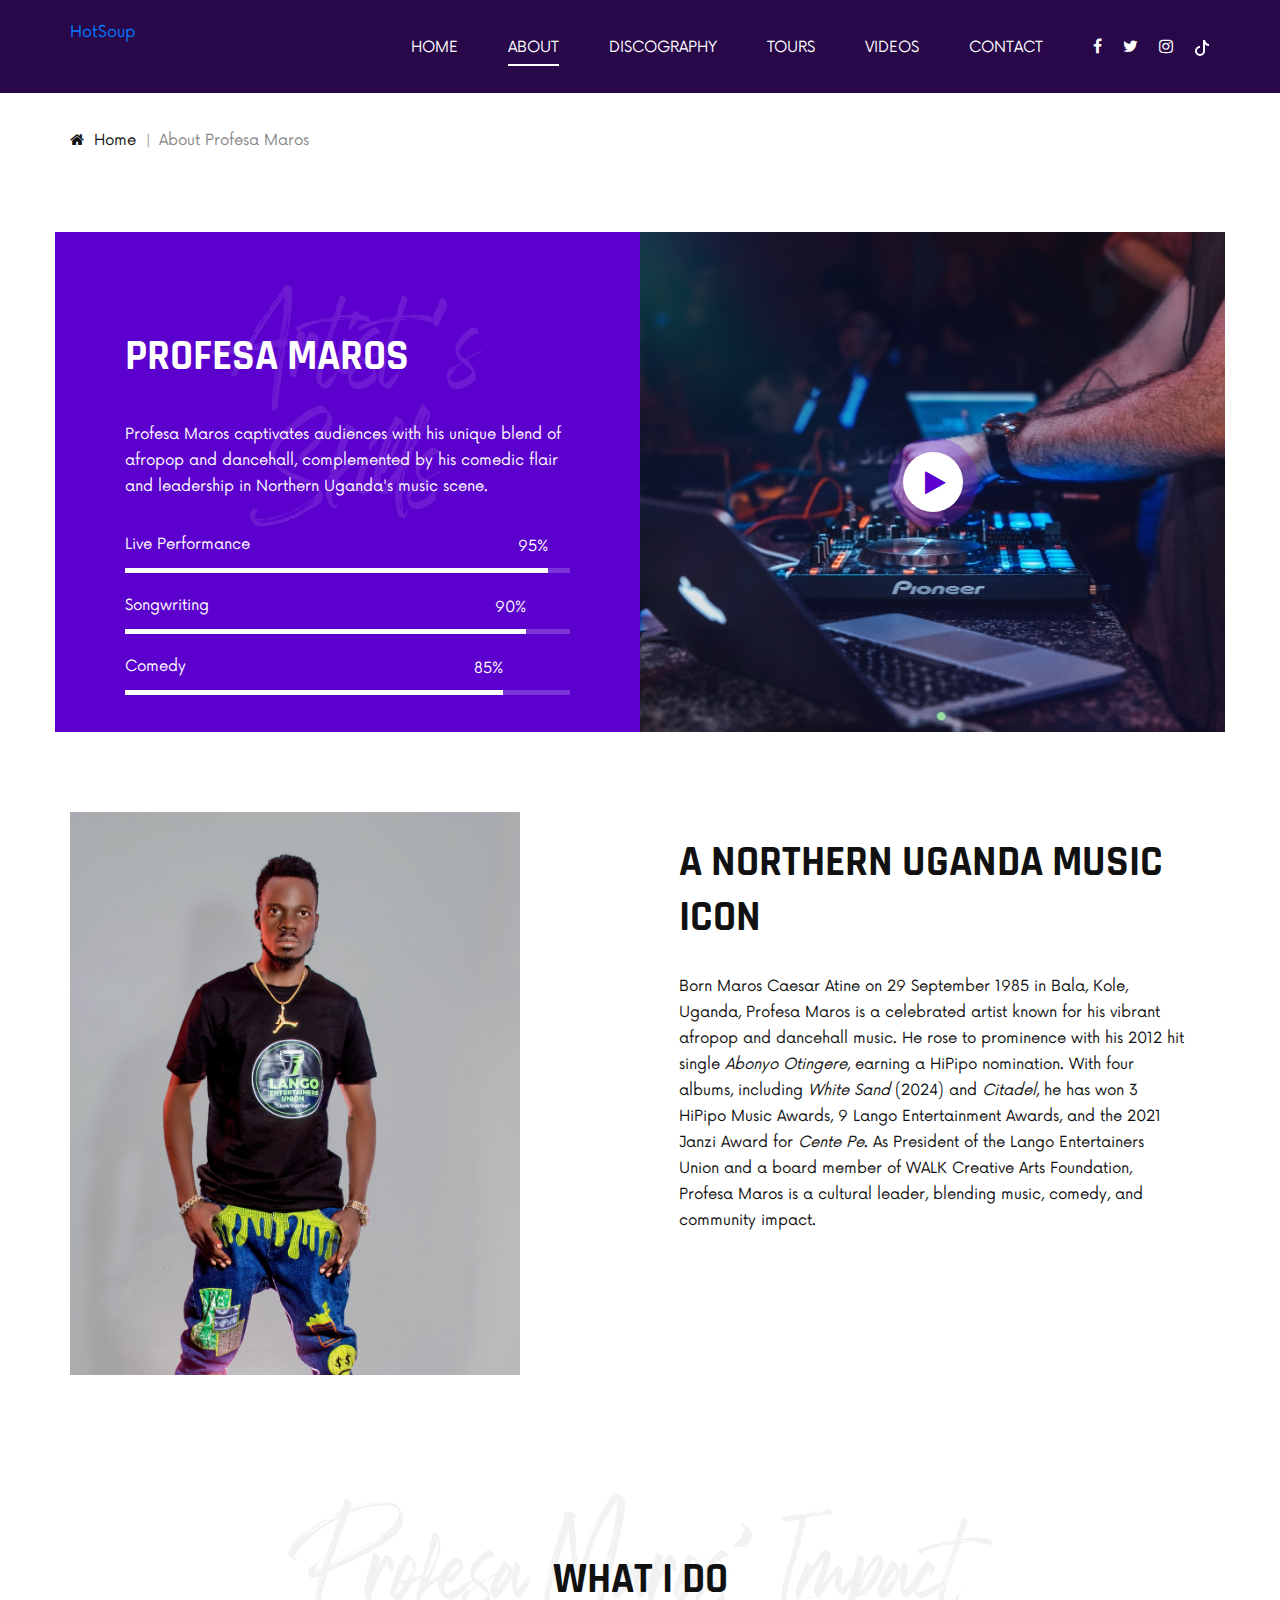
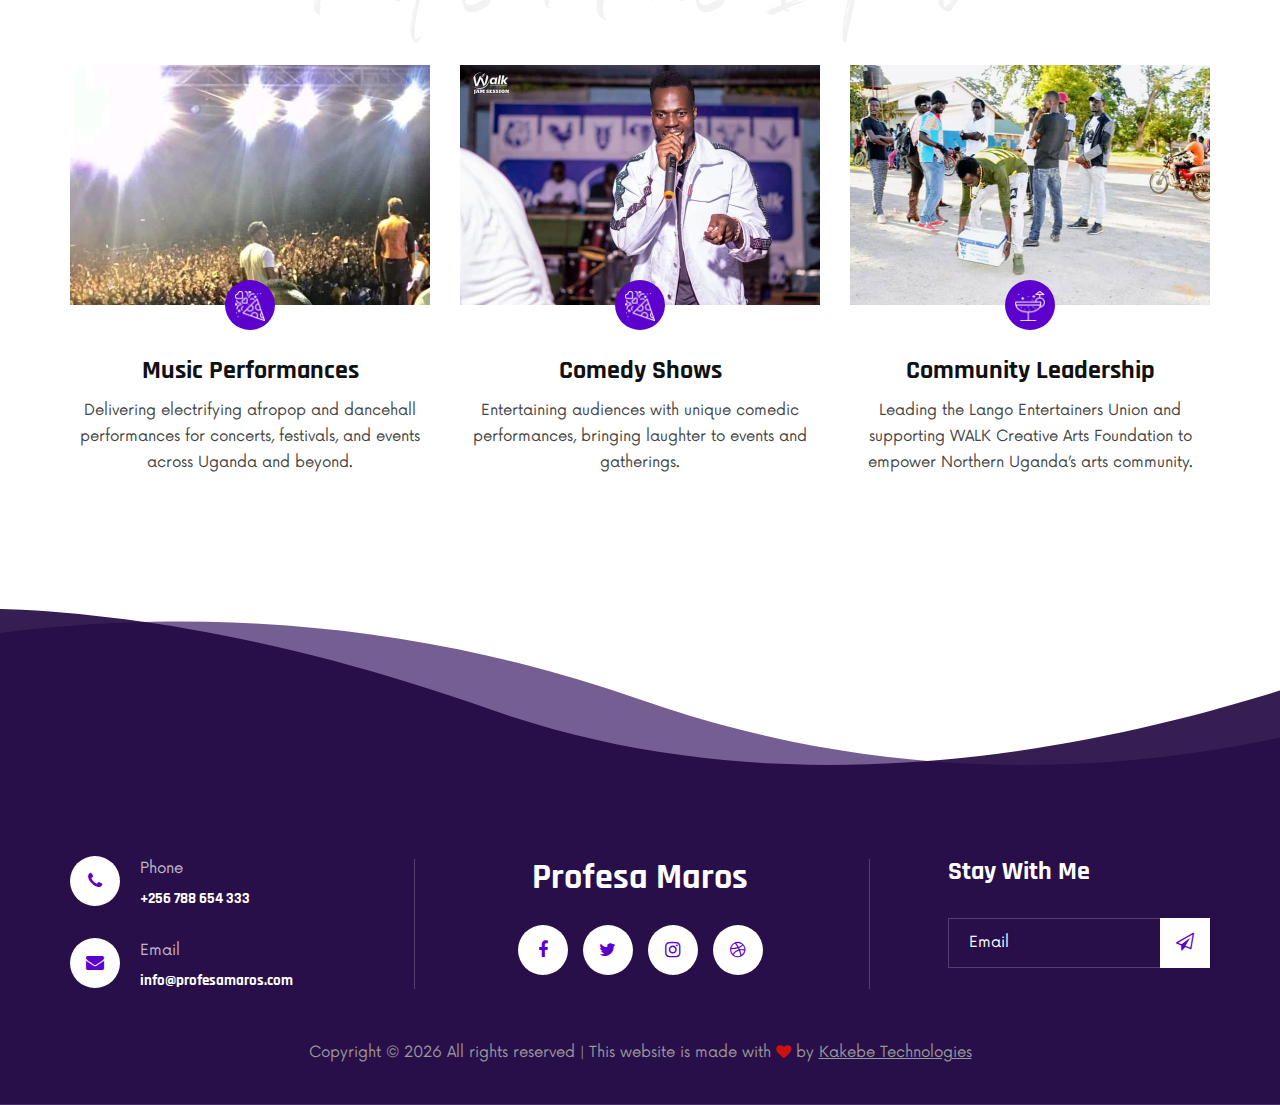
<file: about.html>
<!DOCTYPE html>
<html lang="zxx">
<head>
    <meta charset="UTF-8">
    <meta name="description" content="Official website of Profesa Maros, Northern Uganda's award-winning afropop and dancehall artist, comedian, and cultural leader. Discover his music, including hits like Cente Pe and Abonyo Otingere, explore albums White Sand and Citadel, watch videos, book tours, and connect for events. Winner of 3 HiPipo Music Awards and 9 Lango Entertainment Awards.">
    <meta name="keywords" content="Profesa Maros, afropop, dancehall, Northern Uganda music, Cente Pe, Abonyo Otingere, Ovacado, White Sand, Citadel, Lango Entertainers Union, Ugandan artist, comedy, HiPipo Music Awards, Lango Entertainment Awards, Janzi Award, music booking, African music, Lira Uganda">
    <meta name="viewport" content="width=device-width, initial-scale=1.0">
    <meta http-equiv="X-UA-Compatible" content="ie=edge">
    <meta name="author" content="Kakebe Technologies">
    <meta name="robots" content="index, follow">
    <meta name="geo.region" content="UG">
    <meta name="geo.placename" content="Lira, Uganda">
    <meta name="geo.position" content="2.258081;32.897877">
    <meta name="ICBM" content="2.258081, 32.897877">
    <!-- Open Graph Tags -->
    <meta property="og:title" content="Profesa Maros | Official Website">
    <meta property="og:description" content="Explore Profesa Maros’ music, videos, and tours. Book Northern Uganda’s afropop and dancehall star, winner of 3 HiPipo Music Awards, for your next event.">
    <meta property="og:type" content="website">
    <meta property="og:url" content="https://www.profesamaros.com">
    <meta property="og:image" content="https://www.profesamaros.com/img/profesa-maros-og-image.jpg">
    <meta property="og:site_name" content="Profesa Maros">
    <meta property="og:locale" content="en_US">
    <!-- Twitter Card Tags -->
    <meta name="twitter:card" content="summary_large_image">
    <meta name="twitter:title" content="Profesa Maros | Official Website">
    <meta name="twitter:description" content="Discover Profesa Maros’ afropop and dancehall hits like Cente Pe, watch his videos, and book him for events. 3x HiPipo Music Award winner from Northern Uganda.">
    <meta name="twitter:image" content="https://www.profesamaros.com/img/profesa-maros-twitter-image.jpg">
    <meta name="twitter:site" content="@ProfesaMaros">
    <!-- Favicon -->
    <link rel="icon" type="image/png" href="img/favicon.png">
    <!-- Google Font -->
    <link href="https://fonts.googleapis.com/css2?family=Rajdhani:wght@400;500;600;700&display=swap" rel="stylesheet">
    <!-- Css Styles -->
    <link rel="stylesheet" href="css/bootstrap.min.css" type="text/css">
    <link rel="stylesheet" href="css/font-awesome.min.css" type="text/css">
    <link rel="stylesheet" href="css/barfiller.css" type="text/css">
    <link rel="stylesheet" href="css/nowfont.css" type="text/css">
    <link rel="stylesheet" href="css/rockville.css" type="text/css">
    <link rel="stylesheet" href="css/magnific-popup.css" type="text/css">
    <link rel="stylesheet" href="css/owl.carousel.min.css" type="text/css">
    <link rel="stylesheet" href="css/slicknav.min.css" type="text/css">
    <link rel="stylesheet" href="css/style.css" type="text/css">
</head>

<body>
    <!-- Page Preloader --><!-- 
    <div id="preloder">
        <div class="loader"></div>
    </div> -->

<!-- Header Section Begin -->
<header class="header header--normal">
    <div class="container">
        <div class="row">
            <div class="col-lg-2 col-md-2">
                <div class="header__logo">
                    <a href="./index.html">
                          HotSoup
                        <!-- <img src="img/logo.png" alt="Profesa Maros Logo"> -->
                    </a>
                </div>
            </div>
            <div class="col-lg-10 col-md-10">
                <div class="header__nav">
                    <nav class="header__menu mobile-menu">
                        <ul>
                            <li><a href="./index.html">Home</a></li>
                            <li class="active"><a href="./about.html">About</a></li>
                            <li><a href="./discography.html">Discography</a></li>
                            <li><a href="./tours.html">Tours</a></li>
                            <li><a href="./videos.html">Videos</a></li>
                            <!-- <li><a href="#">Pages</a>
                                <ul class="dropdown">
                                    <li><a href="./about.html">About</a></li>
                                    <li><a href="./blog.html">Blog</a></li>
                                    <li><a href="./blog-details.html">Blog Details</a></li>
                                </ul>
                            </li> -->
                            <li><a href="./contact.html">Contact</a></li>
                        </ul>
                    </nav>
                                              <div class="header__right__social">
    <a href="#"><i class="fa fa-facebook"></i></a>
    <a href="#"><i class="fa fa-twitter"></i></a>
    <a href="#"><i class="fa fa-instagram"></i></a>
    <a href="#">
    <svg xmlns="http://www.w3.org/2000/svg" width="16" height="16" fill="currentColor" class="bi bi-tiktok" viewBox="0 0 16 16">
        <path d="M9 0h1.98c.144.715.54 1.617 1.235 2.512C12.895 3.389 13.797 4 15 4v2c-1.753 0-3.07-.814-4-1.829V11a5 5 0 1 1-5-5v2a3 3 0 1 0 3 3z"/>
    </svg>
</a>
</div>
                </div>
            </div>
        </div>
        <div id="mobile-menu-wrap"></div>
    </div>
</header>
<!-- Header Section End -->

<!-- Breadcrumb Begin -->
<div class="breadcrumb-option">
    <div class="container">
        <div class="row">
            <div class="col-lg-12">
                <div class="breadcrumb__links">
                    <a href="./index.html"><i class="fa fa-home"></i> Home</a>
                    <span>About Profesa Maros</span>
                </div>
            </div>
        </div>
    </div>
</div>
<!-- Breadcrumb End -->

<!-- Skills Section Begin -->
<section class="skills spad">
    <div class="container">
        <div class="row">
            <div class="col-lg-6 p-0">
                <div class="skills__content">
                    <div class="section-title">
                        <h2>Profesa Maros</h2>
                        <h1>Artist's Skills</h1>
                    </div>
                    <p>Profesa Maros captivates audiences with his unique blend of afropop and dancehall, complemented by his comedic flair and leadership in Northern Uganda's music scene.</p>
                    <div class="skill__bar__item">
                        <p>Live Performance</ Medicor</p>
                        <div id="bar1" class="barfiller">
                            <span class="tip"></span>
                            <span class="fill" data-percentage="95"></span>
                        </div>
                    </div>
                    <div class="skill__bar__item">
                        <p>Songwriting</p>
                        <div id="bar2" class="barfiller">
                            <span class="tip"></span>
                            <span class="fill" data-percentage="90"></span>
                        </div>
                    </div>
                    <div class="skill__bar__item">
                        <p>Comedy</p>
                        <div id="bar3" class="barfiller">
                            <span class="tip"></span>
                            <span class="fill" data-percentage="85"></span>
                        </div>
                    </div>
                </div>
            </div>
            <div class="col-lg-6 p-0">
                <div class="skills__video set-bg" data-setbg="img/skill-video.jpg">
                    <a href="#" class="play-btn video-popup"><i class="fa fa-play"></i></a>
                </div>
            </div>
        </div>
    </div>
</section>
<!-- Skills Section End -->

<!-- About Section Begin -->
<section class="about about--page spad">
    <div class="container">
        <div class="row">
            <div class="col-lg-6 col-12">
                <div class="about__pic">
                    <img src="maros7.jpg" alt="Profesa Maros">
                </div>
            </div>
            <div class="col-lg-6 col-12">
                <div class="about__text justify-conent-center">
                    <div class="section-title">
                        <h2>A Northern Uganda Music Icon</h2>
                    </div>
                    <p>Born Maros Caesar Atine on 29 September 1985 in Bala, Kole, Uganda, Profesa Maros is a celebrated artist known for his vibrant afropop and dancehall music. He rose to prominence with his 2012 hit single <i>Abonyo Otingere</i>, earning a HiPipo nomination. With four albums, including <i>White Sand</i> (2024) and <i>Citadel</i>, he has won 3 HiPipo Music Awards, 9 Lango Entertainment Awards, and the 2021 Janzi Award for <i>Cente Pe</i>. As President of the Lango Entertainers Union and a board member of WALK Creative Arts Foundation, Profesa Maros is a cultural leader, blending music, comedy, and community impact.</p>
                    
                </div>
            </div>
        </div>
    </div>
</section>
<!-- About Section End -->


<!-- About Services Section Begin -->
<section class="about-services spad">
    <div class="container">
        <div class="row">
            <div class="col-lg-12">
                <div class="section-title center-title">
                    <h2>WHAT I DO</h2>
                    <h1>Profesa Maros’ Impact</h1>
                </div>
            </div>
        </div>
        <div class="row">
            <div class="col-lg-4 col-md-6 col-sm-6">
                <div class="about__services__item">
                    <div class="about__services__item__pic set-bg" data-setbg="img/about/maros10.jpg">
                        <div class="icon">
                            <img src="img/services/as-icon-2.png" alt="Music Performance Icon"">
                        </div>
                    </div>
                    <div class="about__services__item__text">
                        <h4>Music Performances</h4>
                        <p>Delivering electrifying afropop and dancehall performances for concerts, festivals, and events across Uganda and beyond.</p>
                    </div>
                </div>
            </div>
            <div class="col-lg-4 col-md-6 col-sm-6">
                <div class="about__services__item">
                    <div class="about__services__item__pic set-bg" data-setbg="img/about/maros16.jpg">
                        <div class="icon">
                            <img src="img/services/as-icon-2.png" alt="Comedy Icon">
                        </div>
                    </div>
                    <div class="about__services__item__text">
                        <h4>Comedy Shows</h4>
                        <p>Entertaining audiences with unique comedic performances, bringing laughter to events and gatherings.</p>
                    </div>
                </div>
            </div>
            <div class="col-lg-4 col-md-6 col-sm-6">
                <div class="about__services__item">
                    <div class="about__services__item__pic set-bg" data-setbg="img/about/maros11.jpg">
                        <div class="icon">
                            <img src="img/services/as-icon-3.png" alt="Leadership Icon">
                        </div>
                    </div>
                    <div class="about__services__item__text">
                        <h4>Community Leadership</h4>
                        <p>Leading the Lango Entertainers Union and supporting WALK Creative Arts Foundation to empower Northern Uganda’s arts community.</p>
                    </div>
                </div>
            </div>
        </div>
    </div>
</section>
<!-- About Services Section End -->

<!-- Footer Section Begin -->
<footer class="footer footer--normal spad set-bg" data-setbg="img/footer-bg.png">
    <div class="container">
        <div class="row">
            <div class="col-lg-3 col-md-6">
                <div class="footer__address">
                    <ul>
                        <li>
                            <i class="fa fa-phone"></i>
                            <p>Phone</p>
                            <h6>+256 788 654 333</h6>
                        </li>
                        <li>
                            <i class="fa fa-envelope"></i>
                            <p>Email</p>
                            <h6>info@profesamaros.com</h6>
                        </li>
                    </ul>
                </div>
            </div>
            <div class="col-lg-4 offset-lg-1 col-md-6">
                <div class="footer__social">
                    <h2>Profesa Maros</h2>
                    <div class="footer__social__links">
                        <a href="#"><i class="fa fa-facebook"></i></a>
                        <a href="#"><i class="fa fa-twitter"></i></a>
                        <a href="#"><i class="fa fa-instagram"></i></a>
                        <a href="#"><i class="fa fa-dribbble"></i></a>
                    </div>
                </div>
            </div>
            <div class="col-lg-3 offset-lg-1 col-md-6">
                <div class="footer__newslatter">
                    <h4>Stay With Me</h4>
                    <form action="#">
                        <input type="text" placeholder="Email">
                        <button type="submit"><i class="fa fa-send-o"></i></button>
                    </form>
                </div>
            </div>
        </div>
        <div class="footer__copyright__text">
            <p>Copyright © <script>document.write(new Date().getFullYear());</script> All rights reserved | This website is made with <i class="fa fa-heart" aria-hidden="true"></i> by <a href="https://kakebe.com" target="_blank">Kakebe Technologies</a></p>
        </div>
    </div>
</footer>
<!-- Footer Section End -->

    <!-- Js Plugins -->
    <script src="js/jquery-3.3.1.min.js"></script>
    <script src="js/bootstrap.min.js"></script>
    <script src="js/jquery.magnific-popup.min.js"></script>
    <script src="js/jquery.nicescroll.min.js"></script>
    <script src="js/jquery.barfiller.js"></script>
    <script src="js/jquery.countdown.min.js"></script>
    <script src="js/jquery.slicknav.js"></script>
    <script src="js/owl.carousel.min.js"></script>
    <script src="js/main.js"></script>

    <!-- Music Plugin -->
    <script src="js/jquery.jplayer.min.js"></script>
    <script src="js/jplayerInit.js"></script>
</b

</html>
</file>
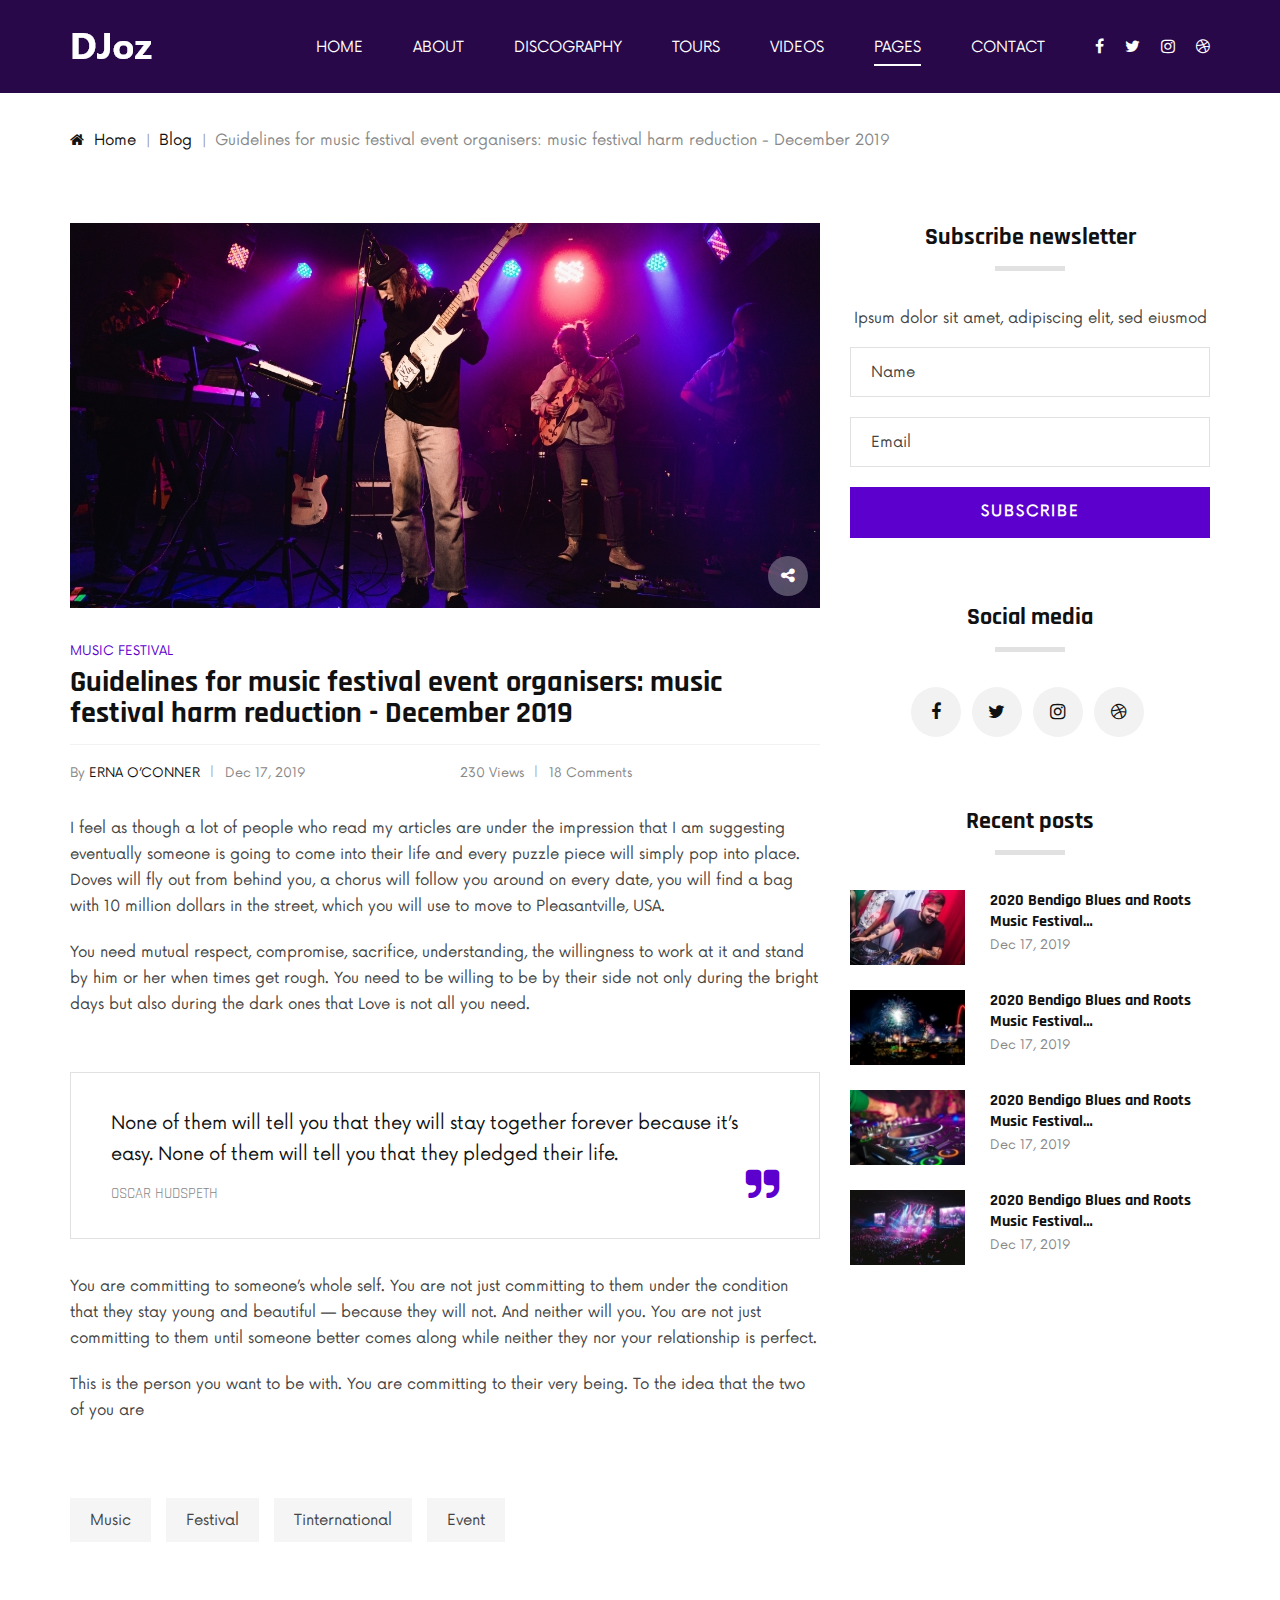
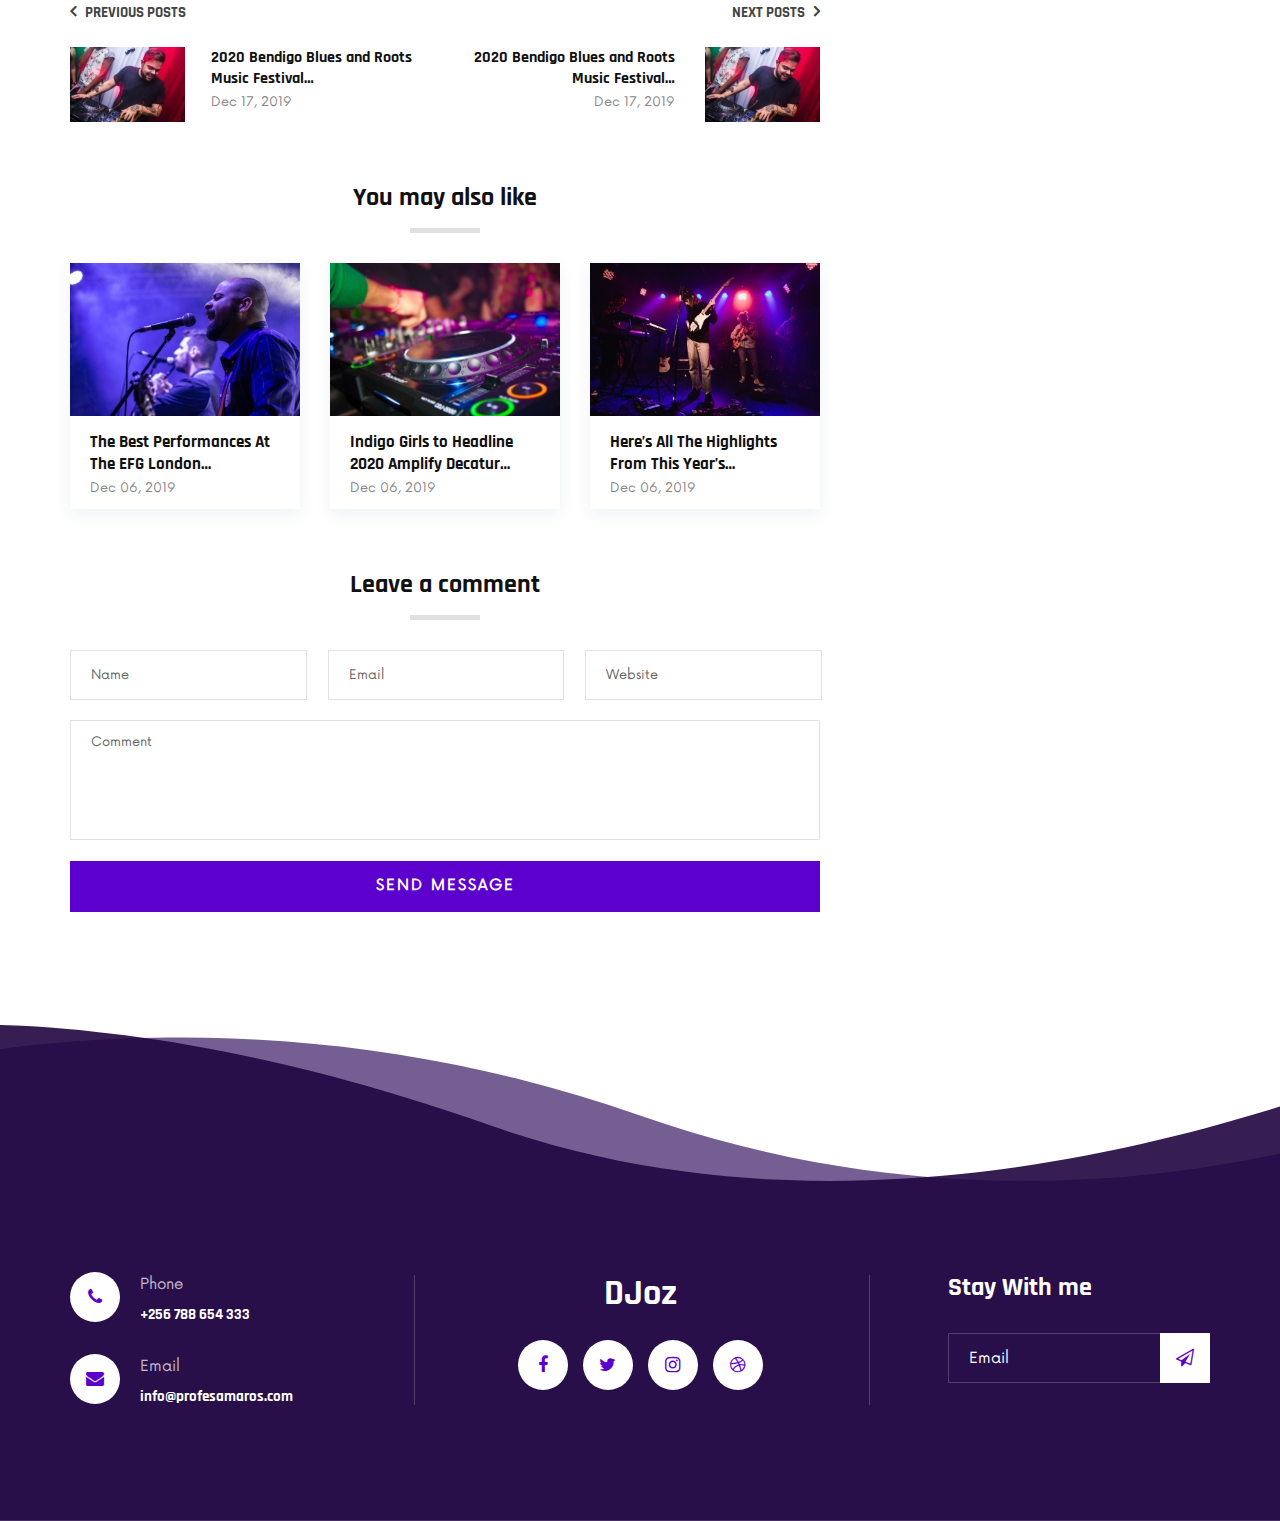
<file: blog-details.html>
<!DOCTYPE html>
<html lang="zxx">
<head>
    <meta charset="UTF-8">
    <meta name="description" content="Official website of Profesa Maros, Northern Uganda's award-winning afropop and dancehall artist, comedian, and cultural leader. Discover his music, including hits like Cente Pe and Abonyo Otingere, explore albums White Sand and Citadel, watch videos, book tours, and connect for events. Winner of 3 HiPipo Music Awards and 9 Lango Entertainment Awards.">
    <meta name="keywords" content="Profesa Maros, afropop, dancehall, Northern Uganda music, Cente Pe, Abonyo Otingere, Ovacado, White Sand, Citadel, Lango Entertainers Union, Ugandan artist, comedy, HiPipo Music Awards, Lango Entertainment Awards, Janzi Award, music booking, African music, Lira Uganda">
    <meta name="viewport" content="width=device-width, initial-scale=1.0">
    <meta http-equiv="X-UA-Compatible" content="ie=edge">
    <meta name="author" content="Kakebe Technologies">
    <meta name="robots" content="index, follow">
    <meta name="geo.region" content="UG">
    <meta name="geo.placename" content="Lira, Uganda">
    <meta name="geo.position" content="2.258081;32.897877">
    <meta name="ICBM" content="2.258081, 32.897877">
    <!-- Open Graph Tags -->
    <meta property="og:title" content="Profesa Maros | Official Website">
    <meta property="og:description" content="Explore Profesa Maros’ music, videos, and tours. Book Northern Uganda’s afropop and dancehall star, winner of 3 HiPipo Music Awards, for your next event.">
    <meta property="og:type" content="website">
    <meta property="og:url" content="https://www.profesamaros.com">
    <meta property="og:image" content="https://www.profesamaros.com/img/profesa-maros-og-image.jpg">
    <meta property="og:site_name" content="Profesa Maros">
    <meta property="og:locale" content="en_US">
    <!-- Twitter Card Tags -->
    <meta name="twitter:card" content="summary_large_image">
    <meta name="twitter:title" content="Profesa Maros | Official Website">
    <meta name="twitter:description" content="Discover Profesa Maros’ afropop and dancehall hits like Cente Pe, watch his videos, and book him for events. 3x HiPipo Music Award winner from Northern Uganda.">
    <meta name="twitter:image" content="https://www.profesamaros.com/img/profesa-maros-twitter-image.jpg">
    <meta name="twitter:site" content="@ProfesaMaros">
    <!-- Favicon -->
    <link rel="icon" type="image/png" href="img/favicon.png">
    <!-- Google Font -->
    <link href="https://fonts.googleapis.com/css2?family=Rajdhani:wght@400;500;600;700&display=swap" rel="stylesheet">
    <!-- Css Styles -->
    <link rel="stylesheet" href="css/bootstrap.min.css" type="text/css">
    <link rel="stylesheet" href="css/font-awesome.min.css" type="text/css">
    <link rel="stylesheet" href="css/barfiller.css" type="text/css">
    <link rel="stylesheet" href="css/nowfont.css" type="text/css">
    <link rel="stylesheet" href="css/rockville.css" type="text/css">
    <link rel="stylesheet" href="css/magnific-popup.css" type="text/css">
    <link rel="stylesheet" href="css/owl.carousel.min.css" type="text/css">
    <link rel="stylesheet" href="css/slicknav.min.css" type="text/css">
    <link rel="stylesheet" href="css/style.css" type="text/css">
</head>

<body>
    <!-- Page Preloader --><!-- 
    <div id="preloder">
        <div class="loader"></div>
    </div> -->

    <!-- Header Section Begin -->
    <header class="header header--normal">
        <div class="container">
            <div class="row">
                <div class="col-lg-2 col-md-2">
                    <div class="header__logo">
                        <a href="./index.html"><img src="img/logo.png" alt=""></a>
                    </div>
                </div>
                <div class="col-lg-10 col-md-10">
                    <div class="header__nav">
                        <nav class="header__menu mobile-menu">
                            <ul>
                                <li><a href="./index.html">Home</a></li>
                                <li><a href="./about.html">About</a></li>
                                <li><a href="./discography.html">Discography</a></li>
                                <li><a href="./tours.html">Tours</a></li>
                                <li><a href="./videos.html">Videos</a></li>
                                <li class="active"><a href="#">Pages</a>
                                    <ul class="dropdown">
                                        <li><a href="./about.html">About</a></li>
                                        <li><a href="./blog.html">Blog</a></li>
                                        <li><a href="./blog-details.html">Blog Details</a></li>
                                    </ul>
                                </li>
                                <li><a href="./contact.html">Contact</a></li>
                            </ul>
                        </nav>
                        <div class="header__right__social">
                            <a href="#"><i class="fa fa-facebook"></i></a>
                            <a href="#"><i class="fa fa-twitter"></i></a>
                            <a href="#"><i class="fa fa-instagram"></i></a>
                            <a href="#"><i class="fa fa-dribbble"></i></a>
                        </div>
                    </div>
                </div>
            </div>
            <div id="mobile-menu-wrap"></div>
        </div>
    </header>
    <!-- Header Section End -->

    <!-- Breadcrumb Begin -->
    <div class="breadcrumb-option">
        <div class="container">
            <div class="row">
                <div class="col-lg-12">
                    <div class="breadcrumb__links">
                        <a href="#"><i class="fa fa-home"></i> Home</a>
                        <a href="#">Blog</a>
                        <span>Guidelines for music festival event organisers: music festival harm reduction - December
                            2019</span>
                    </div>
                </div>
            </div>
        </div>
    </div>
    <!-- Breadcrumb End -->

    <!-- Blog Details Section Begin -->
    <section class="blog-details spad">
        <div class="container">
            <div class="row">
                <div class="col-lg-8">
                    <div class="blog__details__content">
                        <div class="blog__details__item">
                            <div class="blog__details__item__pic set-bg" data-setbg="img/blog/details/details-pic.jpg">
                                <a href="#"><i class="fa fa-share-alt"></i></a>
                            </div>
                            <div class="blog__details__item__text">
                                <span>Music festival</span>
                                <h3>Guidelines for music festival event organisers: music festival harm reduction -
                                    December 2019</h3>
                                <div class="blog__details__item__widget">
                                    <div class="row">
                                        <div class="col-lg-6">
                                            <ul>
                                                <li>By <span>Erna O’Conner</span></li>
                                                <li>Dec 17, 2019</li>
                                            </ul>
                                        </div>
                                        <div class="col-lg-6">
                                            <ul>
                                                <li>230 Views</li>
                                                <li>18 Comments</li>
                                            </ul>
                                        </div>
                                    </div>
                                </div>
                            </div>
                        </div>
                        <div class="blog__details__desc">
                            <p>I feel as though a lot of people who read my articles are under the impression that I am
                                suggesting eventually someone is going to come into their life and every puzzle piece
                                will simply pop into place. Doves will fly out from behind you, a chorus will follow you
                                around on every date, you will find a bag with 10 million dollars in the street, which
                                you will use to move to Pleasantville, USA.</p>
                            <p>You need mutual respect, compromise, sacrifice, understanding, the willingness to work at
                                it and stand by him or her when times get rough. You need to be willing to be by their
                                side not only during the bright days but also during the dark ones that Love is not all
                                you need.</p>
                        </div>
                        <div class="blog__details__quote">
                            <p>None of them will tell you that they will stay together forever because it’s easy. None
                                of them will tell you that they pledged their life.</p>
                            <h6>OSCAR HUDSPETH</h6>
                            <i class="fa fa-quote-right"></i>
                        </div>
                        <div class="blog__details__desc">
                            <p>You are committing to someone’s whole self. You are not just committing to them under the
                                condition that they stay young and beautiful — because they will not. And neither will
                                you. You are not just committing to them until someone better comes along while neither
                                they nor your relationship is perfect.</p>
                            <p>This is the person you want to be with. You are committing to their very being. To the
                                idea that the two of you are</p>
                        </div>
                        <div class="blog__details__tags">
                            <a href="#">Music</a>
                            <a href="#">Festival</a>
                            <a href="#">Tinternational</a>
                            <a href="#">Event</a>
                        </div>
                        <div class="blog__details__option">
                            <div class="row">
                                <div class="col-lg-6 col-md-6 col-sm-6">
                                    <a href="#" class="blog__option__btn">
                                        <h6 class="option__btn__name"><i class="fa fa-angle-left"></i> Previous posts
                                        </h6>
                                        <div class="blog__option__btn__item">
                                            <div class="blog__option__btn__pic">
                                                <img src="img/blog/details/blog-change.jpg" alt="">
                                            </div>
                                            <div class="blog__option__btn__text">
                                                <h6>2020 Bendigo Blues and Roots Music Festival…</h6>
                                                <span>Dec 17, 2019</span>
                                            </div>
                                        </div>
                                    </a>
                                </div>
                                <div class="col-lg-6 col-md-6 col-sm-6">
                                    <a href="#" class="blog__option__btn blog__option__btn--next">
                                        <h6 class="option__btn__name">Next posts <i class="fa fa-angle-right"></i></h6>
                                        <div class="blog__option__btn__item">
                                            <div class="blog__option__btn__pic">
                                                <img src="img/blog/details/blog-change.jpg" alt="">
                                            </div>
                                            <div class="blog__option__btn__text">
                                                <h6>2020 Bendigo Blues and Roots Music Festival…</h6>
                                                <span>Dec 17, 2019</span>
                                            </div>
                                        </div>
                                    </a>
                                </div>
                            </div>
                        </div>
                        <div class="blog__details__services">
                            <div class="row">
                                <div class="col-lg-12">
                                    <div class="blog__details__services__title">
                                        <h4>You may also like</h4>
                                    </div>
                                </div>
                            </div>
                            <div class="row">
                                <div class="col-lg-4 col-md-6 col-sm-6">
                                    <div class="blog__details__services__item">
                                        <div class="blog__details__services__item__pic">
                                            <img src="img/blog/details/bs-1.jpg" alt="">
                                        </div>
                                        <div class="blog__details__services__item__text">
                                            <h6><a href="#">The Best Performances At The EFG London…</a></h6>
                                            <span>Dec 06, 2019</span>
                                        </div>
                                    </div>
                                </div>
                                <div class="col-lg-4 col-md-6 col-sm-6">
                                    <div class="blog__details__services__item">
                                        <div class="blog__details__services__item__pic">
                                            <img src="img/blog/details/bs-2.jpg" alt="">
                                        </div>
                                        <div class="blog__details__services__item__text">
                                            <h6><a href="#">Indigo Girls to Headline 2020 Amplify Decatur…</a></h6>
                                            <span>Dec 06, 2019</span>
                                        </div>
                                    </div>
                                </div>
                                <div class="col-lg-4 col-md-6 col-sm-6">
                                    <div class="blog__details__services__item">
                                        <div class="blog__details__services__item__pic">
                                            <img src="img/blog/details/bs-3.jpg" alt="">
                                        </div>
                                        <div class="blog__details__services__item__text">
                                            <h6><a href="#">Here’s All The Highlights From This Year’s…</a></h6>
                                            <span>Dec 06, 2019</span>
                                        </div>
                                    </div>
                                </div>
                            </div>
                        </div>
                        <div class="blog__details__form">
                            <div class="blog__details__form__title">
                                <h4>Leave a comment</h4>
                            </div>
                            <form action="#">
                                <div class="input__list">
                                    <input type="text" placeholder="Name">
                                    <input type="text" placeholder="Email">
                                    <input type="text" placeholder="Website">
                                </div>
                                <textarea placeholder="Comment"></textarea>
                                <button type="submit" class="site-btn">SEND MESSAGE</button>
                            </form>
                        </div>
                    </div>
                </div>
                <div class="col-lg-4">
                    <div class="blog__sidebar">
                        <div class="blog__sidebar__item">
                            <div class="blog__sidebar__title">
                                <h4>Subscribe newsletter</h4>
                            </div>
                            <p>Ipsum dolor sit amet, adipiscing elit, sed eiusmod </p>
                            <form action="#">
                                <input type="text" placeholder="Name">
                                <input type="text" placeholder="Email">
                                <button type="submit" class="site-btn">Subscribe</button>
                            </form>
                        </div>
                        <div class="blog__sidebar__item">
                            <div class="blog__sidebar__title">
                                <h4>Social media</h4>
                            </div>
                            <div class="blog__sidebar__social">
                                <a href="#"><i class="fa fa-facebook"></i></a>
                                <a href="#"><i class="fa fa-twitter"></i></a>
                                <a href="#"><i class="fa fa-instagram"></i></a>
                                <a href="#"><i class="fa fa-dribbble"></i></a>
                            </div>
                        </div>
                        <div class="blog__sidebar__item">
                            <div class="blog__sidebar__title">
                                <h4>Recent posts</h4>
                            </div>
                            <a href="#" class="recent__item">
                                <div class="recent__item__pic">
                                    <img src="img/blog/br-1.jpg" alt="">
                                </div>
                                <div class="recent__item__text">
                                    <h6>2020 Bendigo Blues and Roots Music Festival…</h6>
                                    <span>Dec 17, 2019</span>
                                </div>
                            </a>
                            <a href="#" class="recent__item">
                                <div class="recent__item__pic">
                                    <img src="img/blog/br-2.jpg" alt="">
                                </div>
                                <div class="recent__item__text">
                                    <h6>2020 Bendigo Blues and Roots Music Festival…</h6>
                                    <span>Dec 17, 2019</span>
                                </div>
                            </a>
                            <a href="#" class="recent__item">
                                <div class="recent__item__pic">
                                    <img src="img/blog/br-3.jpg" alt="">
                                </div>
                                <div class="recent__item__text">
                                    <h6>2020 Bendigo Blues and Roots Music Festival…</h6>
                                    <span>Dec 17, 2019</span>
                                </div>
                            </a>
                            <a href="#" class="recent__item">
                                <div class="recent__item__pic">
                                    <img src="img/blog/br-4.jpg" alt="">
                                </div>
                                <div class="recent__item__text">
                                    <h6>2020 Bendigo Blues and Roots Music Festival…</h6>
                                    <span>Dec 17, 2019</span>
                                </div>
                            </a>
                        </div>
                    </div>
                </div>
            </div>
        </div>
    </section>
    <!-- Blog Details Section End -->

    <!-- Footer Section Begin -->
    <footer class="footer footer--normal spad set-bg" data-setbg="img/footer-bg.png">
        <div class="container">
            <div class="row">
                <div class="col-lg-3 col-md-6">
                    <div class="footer__address">
                        <ul>
                            <li>
                                <i class="fa fa-phone"></i>
                                <p>Phone</p>
                                <h6>+256 788 654 333</h6>
                            </li>
                            <li>
                                <i class="fa fa-envelope"></i>
                                <p>Email</p>
                                <h6>info@profesamaros.com</h6>
                            </li>
                        </ul>
                    </div>
                </div>
                <div class="col-lg-4 offset-lg-1 col-md-6">
                    <div class="footer__social">
                        <h2>DJoz</h2>
                        <div class="footer__social__links">
                            <a href="#"><i class="fa fa-facebook"></i></a>
                            <a href="#"><i class="fa fa-twitter"></i></a>
                            <a href="#"><i class="fa fa-instagram"></i></a>
                            <a href="#"><i class="fa fa-dribbble"></i></a>
                        </div>
                    </div>
                </div>
                <div class="col-lg-3 offset-lg-1 col-md-6">
                    <div class="footer__newslatter">
                        <h4>Stay With me</h4>
                        <form action="#">
                            <input type="text" placeholder="Email">
                            <button type="submit"><i class="fa fa-send-o"></i></button>
                        </form>
                    </div>
                </div>
            </div>
        </div>
    </footer>
    <!-- Footer Section End -->

    <!-- Js Plugins -->
    <script src="js/jquery-3.3.1.min.js"></script>
    <script src="js/bootstrap.min.js"></script>
    <script src="js/jquery.magnific-popup.min.js"></script>
    <script src="js/jquery.nicescroll.min.js"></script>
    <script src="js/jquery.barfiller.js"></script>
    <script src="js/jquery.countdown.min.js"></script>
    <script src="js/jquery.slicknav.js"></script>
    <script src="js/owl.carousel.min.js"></script>
    <script src="js/main.js"></script>

    <!-- Music Plugin -->
    <script src="js/jquery.jplayer.min.js"></script>
    <script src="js/jplayerInit.js"></script>
</body>

</html>
</file>
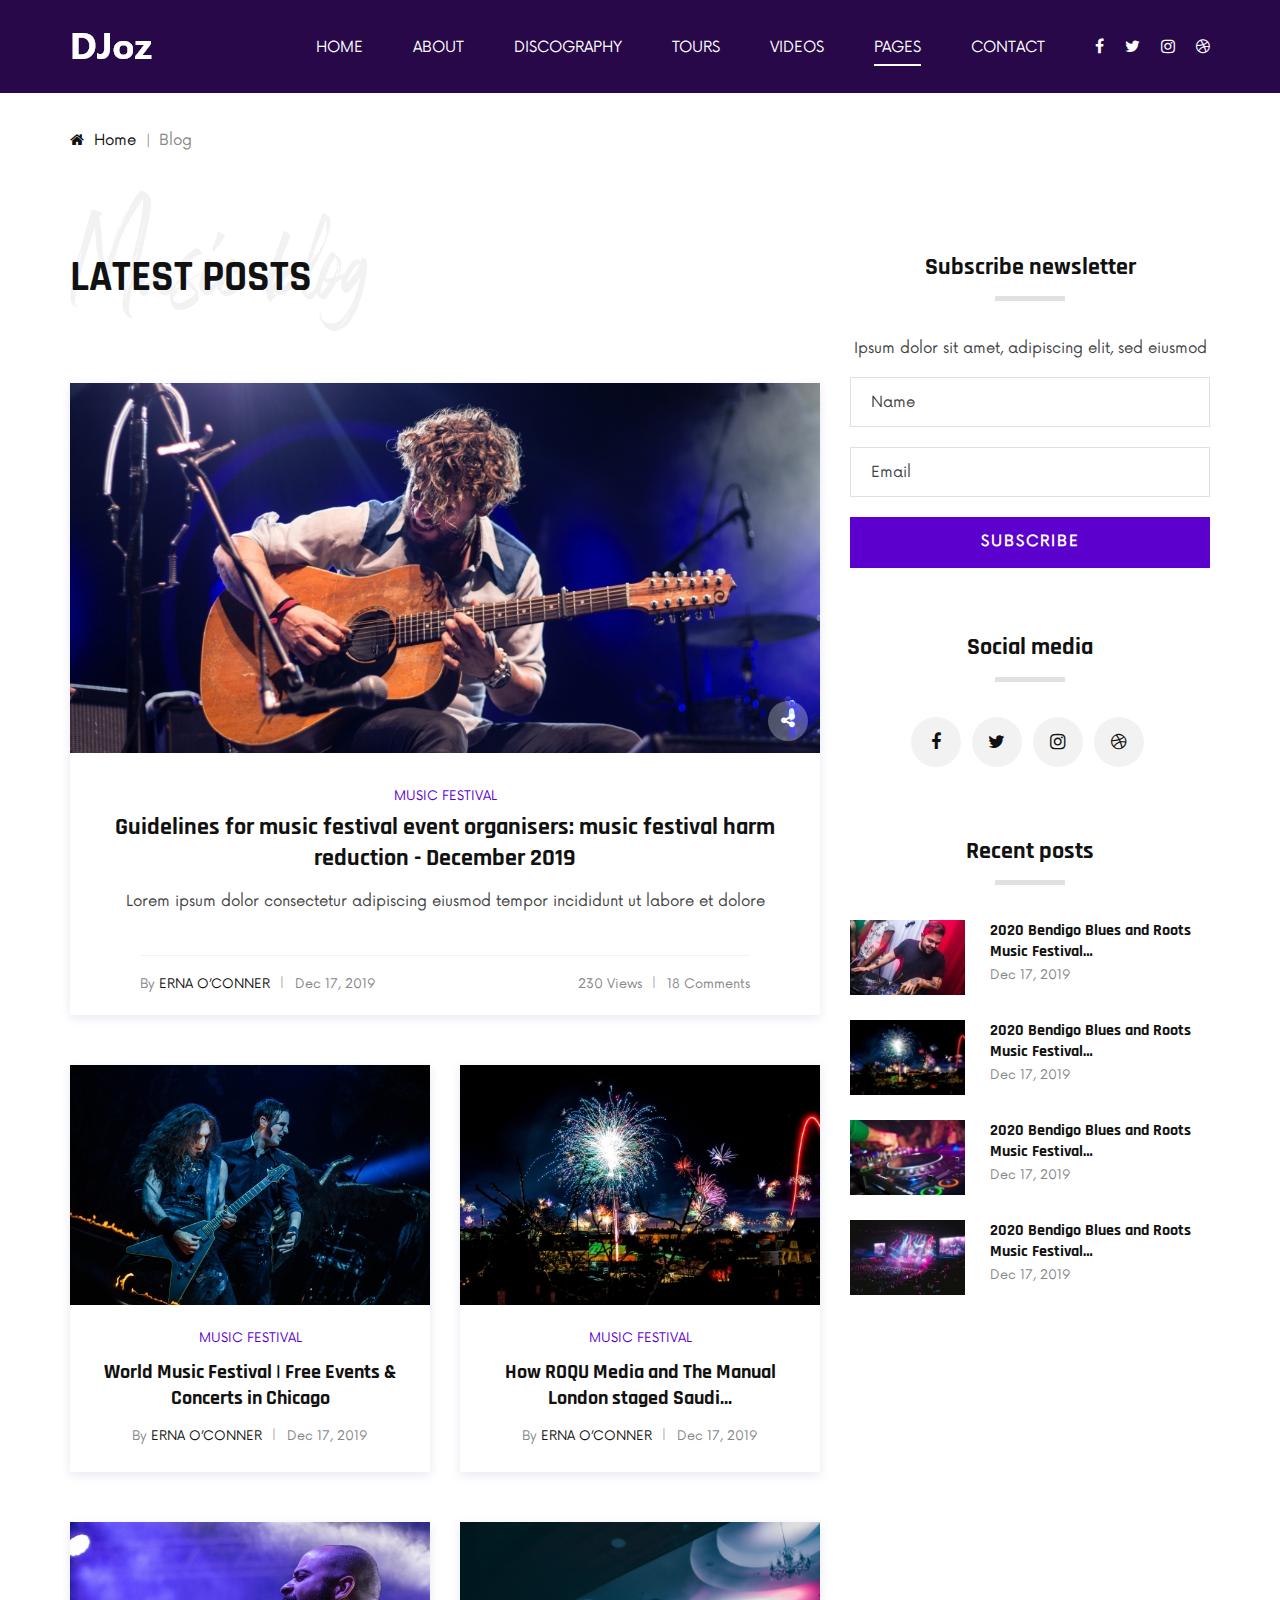
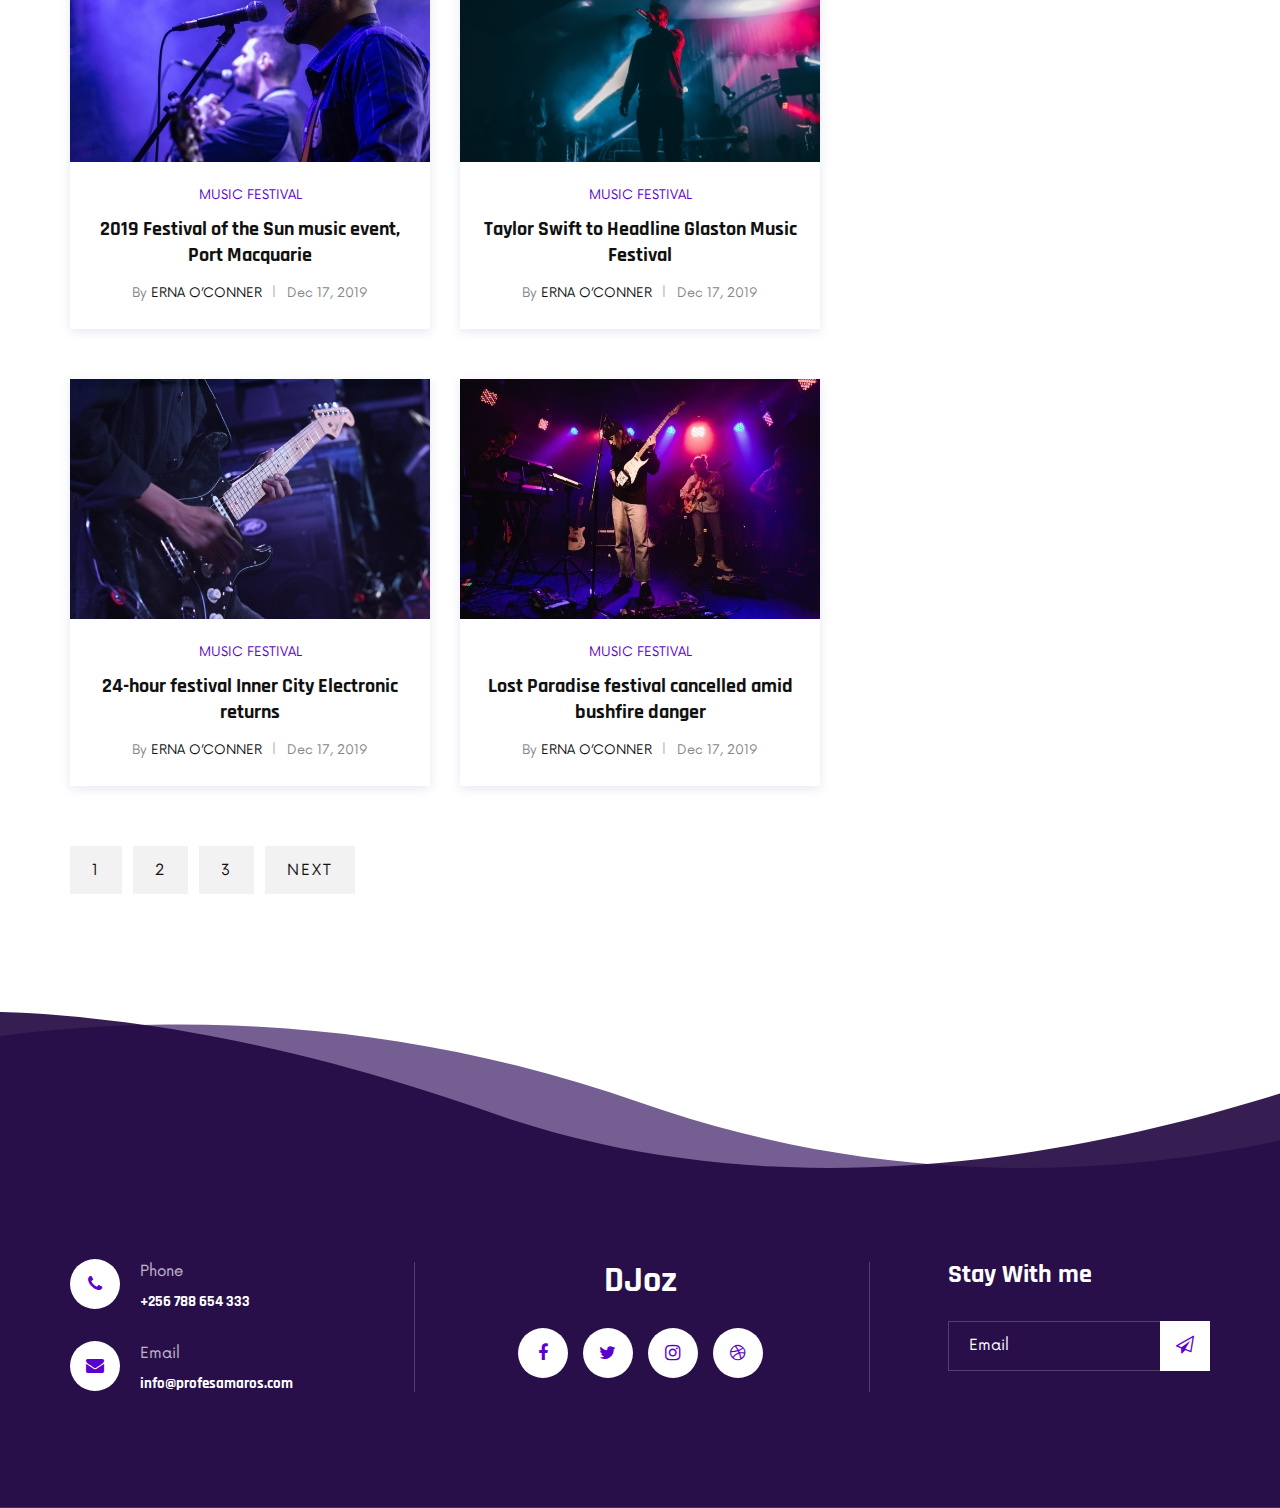
<file: blog.html>
<!DOCTYPE html>
<html lang="zxx">
<head>
    <meta charset="UTF-8">
    <meta name="description" content="Official website of Profesa Maros, Northern Uganda's award-winning afropop and dancehall artist, comedian, and cultural leader. Discover his music, including hits like Cente Pe and Abonyo Otingere, explore albums White Sand and Citadel, watch videos, book tours, and connect for events. Winner of 3 HiPipo Music Awards and 9 Lango Entertainment Awards.">
    <meta name="keywords" content="Profesa Maros, afropop, dancehall, Northern Uganda music, Cente Pe, Abonyo Otingere, Ovacado, White Sand, Citadel, Lango Entertainers Union, Ugandan artist, comedy, HiPipo Music Awards, Lango Entertainment Awards, Janzi Award, music booking, African music, Lira Uganda">
    <meta name="viewport" content="width=device-width, initial-scale=1.0">
    <meta http-equiv="X-UA-Compatible" content="ie=edge">
    <meta name="author" content="Kakebe Technologies">
    <meta name="robots" content="index, follow">
    <meta name="geo.region" content="UG">
    <meta name="geo.placename" content="Lira, Uganda">
    <meta name="geo.position" content="2.258081;32.897877">
    <meta name="ICBM" content="2.258081, 32.897877">
    <!-- Open Graph Tags -->
    <meta property="og:title" content="Profesa Maros | Official Website">
    <meta property="og:description" content="Explore Profesa Maros’ music, videos, and tours. Book Northern Uganda’s afropop and dancehall star, winner of 3 HiPipo Music Awards, for your next event.">
    <meta property="og:type" content="website">
    <meta property="og:url" content="https://www.profesamaros.com">
    <meta property="og:image" content="https://www.profesamaros.com/img/profesa-maros-og-image.jpg">
    <meta property="og:site_name" content="Profesa Maros">
    <meta property="og:locale" content="en_US">
    <!-- Twitter Card Tags -->
    <meta name="twitter:card" content="summary_large_image">
    <meta name="twitter:title" content="Profesa Maros | Official Website">
    <meta name="twitter:description" content="Discover Profesa Maros’ afropop and dancehall hits like Cente Pe, watch his videos, and book him for events. 3x HiPipo Music Award winner from Northern Uganda.">
    <meta name="twitter:image" content="https://www.profesamaros.com/img/profesa-maros-twitter-image.jpg">
    <meta name="twitter:site" content="@ProfesaMaros">
    <!-- Favicon -->
    <link rel="icon" type="image/png" href="img/favicon.png">
    <!-- Google Font -->
    <link href="https://fonts.googleapis.com/css2?family=Rajdhani:wght@400;500;600;700&display=swap" rel="stylesheet">
    <!-- Css Styles -->
    <link rel="stylesheet" href="css/bootstrap.min.css" type="text/css">
    <link rel="stylesheet" href="css/font-awesome.min.css" type="text/css">
    <link rel="stylesheet" href="css/barfiller.css" type="text/css">
    <link rel="stylesheet" href="css/nowfont.css" type="text/css">
    <link rel="stylesheet" href="css/rockville.css" type="text/css">
    <link rel="stylesheet" href="css/magnific-popup.css" type="text/css">
    <link rel="stylesheet" href="css/owl.carousel.min.css" type="text/css">
    <link rel="stylesheet" href="css/slicknav.min.css" type="text/css">
    <link rel="stylesheet" href="css/style.css" type="text/css">
</head>

<body>
    <!-- Page Preloader --><!-- 
    <div id="preloder">
        <div class="loader"></div>
    </div> -->

    <!-- Header Section Begin -->
    <header class="header header--normal">
        <div class="container">
            <div class="row">
                <div class="col-lg-2 col-md-2">
                    <div class="header__logo">
                        <a href="./index.html"><img src="img/logo.png" alt=""></a>
                    </div>
                </div>
                <div class="col-lg-10 col-md-10">
                    <div class="header__nav">
                        <nav class="header__menu mobile-menu">
                            <ul>
                                <li><a href="./index.html">Home</a></li>
                                <li><a href="./about.html">About</a></li>
                                <li><a href="./discography.html">Discography</a></li>
                                <li><a href="./tours.html">Tours</a></li>
                                <li><a href="./videos.html">Videos</a></li>
                                <li class="active"><a href="#">Pages</a>
                                    <ul class="dropdown">
                                        <li><a href="./about.html">About</a></li>
                                        <li><a href="./blog.html">Blog</a></li>
                                        <li><a href="./blog-details.html">Blog Details</a></li>
                                    </ul>
                                </li>
                                <li><a href="./contact.html">Contact</a></li>
                            </ul>
                        </nav>
                        <div class="header__right__social">
                            <a href="#"><i class="fa fa-facebook"></i></a>
                            <a href="#"><i class="fa fa-twitter"></i></a>
                            <a href="#"><i class="fa fa-instagram"></i></a>
                            <a href="#"><i class="fa fa-dribbble"></i></a>
                        </div>
                    </div>
                </div>
            </div>
            <div id="mobile-menu-wrap"></div>
        </div>
    </header>
    <!-- Header Section End -->

    <!-- Breadcrumb Begin -->
    <div class="breadcrumb-option">
        <div class="container">
            <div class="row">
                <div class="col-lg-12">
                    <div class="breadcrumb__links">
                        <a href="#"><i class="fa fa-home"></i> Home</a>
                        <span>Blog</span>
                    </div>
                </div>
            </div>
        </div>
    </div>
    <!-- Breadcrumb End -->

    <!-- Blog Section Begin -->
    <section class="blog spad">
        <div class="container">
            <div class="row">
                <div class="col-lg-8">
                    <div class="section-title">
                        <h2>Latest posts</h2>
                        <h1>Music blog</h1>
                    </div>
                    <div class="blog__large">
                        <div class="blog__large__pic set-bg" data-setbg="img/blog/large-item.jpg">
                            <a href="#"><i class="fa fa-share-alt"></i></a>
                        </div>
                        <div class="blog__large__text">
                            <span>Music festival</span>
                            <h4>Guidelines for music festival event organisers: music festival harm reduction - December
                                2019</h4>
                            <p>Lorem ipsum dolor consectetur adipiscing eiusmod tempor incididunt ut labore et dolore
                            </p>
                            <div class="blog__large__widget">
                                <div class="row">
                                    <div class="col-lg-6 col-md-6">
                                        <ul>
                                            <li>By <span>Erna O’Conner</span></li>
                                            <li>Dec 17, 2019</li>
                                        </ul>
                                    </div>
                                    <div class="col-lg-6 col-md-6">
                                        <ul class="right__widget">
                                            <li>230 Views</li>
                                            <li>18 Comments</li>
                                        </ul>
                                    </div>
                                </div>
                            </div>
                        </div>
                    </div>
                    <div class="row">
                        <div class="col-lg-6 col-md-6 col-sm-6">
                            <div class="blog__item">
                                <div class="blog__item__pic">
                                    <img src="img/blog/blog-1.jpg" alt="">
                                </div>
                                <div class="blog__item__text">
                                    <span>Music festival</span>
                                    <h5>World Music Festival | Free Events & Concerts in Chicago</h5>
                                    <ul>
                                        <li>By <span>Erna O’Conner</span></li>
                                        <li>Dec 17, 2019</li>
                                    </ul>
                                </div>
                            </div>
                        </div>
                        <div class="col-lg-6 col-md-6 col-sm-6">
                            <div class="blog__item">
                                <div class="blog__item__pic">
                                    <img src="img/blog/blog-2.jpg" alt="">
                                </div>
                                <div class="blog__item__text">
                                    <span>Music festival</span>
                                    <h5>How ROQU Media and The Manual London staged Saudi…</h5>
                                    <ul>
                                        <li>By <span>Erna O’Conner</span></li>
                                        <li>Dec 17, 2019</li>
                                    </ul>
                                </div>
                            </div>
                        </div>
                        <div class="col-lg-6 col-md-6 col-sm-6">
                            <div class="blog__item">
                                <div class="blog__item__pic">
                                    <img src="img/blog/blog-3.jpg" alt="">
                                </div>
                                <div class="blog__item__text">
                                    <span>Music festival</span>
                                    <h5>2019 Festival of the Sun music event, Port Macquarie</h5>
                                    <ul>
                                        <li>By <span>Erna O’Conner</span></li>
                                        <li>Dec 17, 2019</li>
                                    </ul>
                                </div>
                            </div>
                        </div>
                        <div class="col-lg-6 col-md-6 col-sm-6">
                            <div class="blog__item">
                                <div class="blog__item__pic">
                                    <img src="img/blog/blog-4.jpg" alt="">
                                </div>
                                <div class="blog__item__text">
                                    <span>Music festival</span>
                                    <h5>Taylor Swift to Headline Glaston Music Festival</h5>
                                    <ul>
                                        <li>By <span>Erna O’Conner</span></li>
                                        <li>Dec 17, 2019</li>
                                    </ul>
                                </div>
                            </div>
                        </div>
                        <div class="col-lg-6 col-md-6 col-sm-6">
                            <div class="blog__item">
                                <div class="blog__item__pic">
                                    <img src="img/blog/blog-5.jpg" alt="">
                                </div>
                                <div class="blog__item__text">
                                    <span>Music festival</span>
                                    <h5>24-hour festival Inner City Electronic returns</h5>
                                    <ul>
                                        <li>By <span>Erna O’Conner</span></li>
                                        <li>Dec 17, 2019</li>
                                    </ul>
                                </div>
                            </div>
                        </div>
                        <div class="col-lg-6 col-md-6 col-sm-6">
                            <div class="blog__item">
                                <div class="blog__item__pic">
                                    <img src="img/blog/blog-6.jpg" alt="">
                                </div>
                                <div class="blog__item__text">
                                    <span>Music festival</span>
                                    <h5>Lost Paradise festival cancelled amid bushfire danger</h5>
                                    <ul>
                                        <li>By <span>Erna O’Conner</span></li>
                                        <li>Dec 17, 2019</li>
                                    </ul>
                                </div>
                            </div>
                        </div>
                        <div class="col-lg-12">
                            <div class="pagination__links blog__pagination">
                                <a href="#">1</a>
                                <a href="#">2</a>
                                <a href="#">3</a>
                                <a href="#">Next</a>
                            </div>
                        </div>
                    </div>
                </div>
                <div class="col-lg-4">
                    <div class="blog__sidebar">
                        <div class="blog__sidebar__item">
                            <div class="blog__sidebar__title">
                                <h4>Subscribe newsletter</h4>
                            </div>
                            <p>Ipsum dolor sit amet, adipiscing elit, sed eiusmod </p>
                            <form action="#">
                                <input type="text" placeholder="Name">
                                <input type="text" placeholder="Email">
                                <button type="submit" class="site-btn">Subscribe</button>
                            </form>
                        </div>
                        <div class="blog__sidebar__item">
                            <div class="blog__sidebar__title">
                                <h4>Social media</h4>
                            </div>
                            <div class="blog__sidebar__social">
                                <a href="#"><i class="fa fa-facebook"></i></a>
                                <a href="#"><i class="fa fa-twitter"></i></a>
                                <a href="#"><i class="fa fa-instagram"></i></a>
                                <a href="#"><i class="fa fa-dribbble"></i></a>
                            </div>
                        </div>
                        <div class="blog__sidebar__item">
                            <div class="blog__sidebar__title">
                                <h4>Recent posts</h4>
                            </div>
                            <a href="#" class="recent__item">
                                <div class="recent__item__pic">
                                    <img src="img/blog/br-1.jpg" alt="">
                                </div>
                                <div class="recent__item__text">
                                    <h6>2020 Bendigo Blues and Roots Music Festival…</h6>
                                    <span>Dec 17, 2019</span>
                                </div>
                            </a>
                            <a href="#" class="recent__item">
                                <div class="recent__item__pic">
                                    <img src="img/blog/br-2.jpg" alt="">
                                </div>
                                <div class="recent__item__text">
                                    <h6>2020 Bendigo Blues and Roots Music Festival…</h6>
                                    <span>Dec 17, 2019</span>
                                </div>
                            </a>
                            <a href="#" class="recent__item">
                                <div class="recent__item__pic">
                                    <img src="img/blog/br-3.jpg" alt="">
                                </div>
                                <div class="recent__item__text">
                                    <h6>2020 Bendigo Blues and Roots Music Festival…</h6>
                                    <span>Dec 17, 2019</span>
                                </div>
                            </a>
                            <a href="#" class="recent__item">
                                <div class="recent__item__pic">
                                    <img src="img/blog/br-4.jpg" alt="">
                                </div>
                                <div class="recent__item__text">
                                    <h6>2020 Bendigo Blues and Roots Music Festival…</h6>
                                    <span>Dec 17, 2019</span>
                                </div>
                            </a>
                        </div>
                    </div>
                </div>
            </div>
        </div>
    </section>
    <!-- Blog Section End -->

    <!-- Footer Section Begin -->
    <footer class="footer footer--normal spad set-bg" data-setbg="img/footer-bg.png">
        <div class="container">
            <div class="row">
                <div class="col-lg-3 col-md-6">
                    <div class="footer__address">
                        <ul>
                            <li>
                                <i class="fa fa-phone"></i>
                                <p>Phone</p>
                                <h6>+256 788 654 333</h6>
                            </li>
                            <li>
                                <i class="fa fa-envelope"></i>
                                <p>Email</p>
                                <h6>info@profesamaros.com</h6>
                            </li>
                        </ul>
                    </div>
                </div>
                <div class="col-lg-4 offset-lg-1 col-md-6">
                    <div class="footer__social">
                        <h2>DJoz</h2>
                        <div class="footer__social__links">
                            <a href="#"><i class="fa fa-facebook"></i></a>
                            <a href="#"><i class="fa fa-twitter"></i></a>
                            <a href="#"><i class="fa fa-instagram"></i></a>
                            <a href="#"><i class="fa fa-dribbble"></i></a>
                        </div>
                    </div>
                </div>
                <div class="col-lg-3 offset-lg-1 col-md-6">
                    <div class="footer__newslatter">
                        <h4>Stay With me</h4>
                        <form action="#">
                            <input type="text" placeholder="Email">
                            <button type="submit"><i class="fa fa-send-o"></i></button>
                        </form>
                    </div>
                </div>
            </div>
        </div>
    </footer>
    <!-- Footer Section End -->

    <!-- Js Plugins -->
    <script src="js/jquery-3.3.1.min.js"></script>
    <script src="js/bootstrap.min.js"></script>
    <script src="js/jquery.magnific-popup.min.js"></script>
    <script src="js/jquery.nicescroll.min.js"></script>
    <script src="js/jquery.barfiller.js"></script>
    <script src="js/jquery.countdown.min.js"></script>
    <script src="js/jquery.slicknav.js"></script>
    <script src="js/owl.carousel.min.js"></script>
    <script src="js/main.js"></script>

    <!-- Music Plugin -->
    <script src="js/jquery.jplayer.min.js"></script>
    <script src="js/jplayerInit.js"></script>
</body>

</html>
</file>
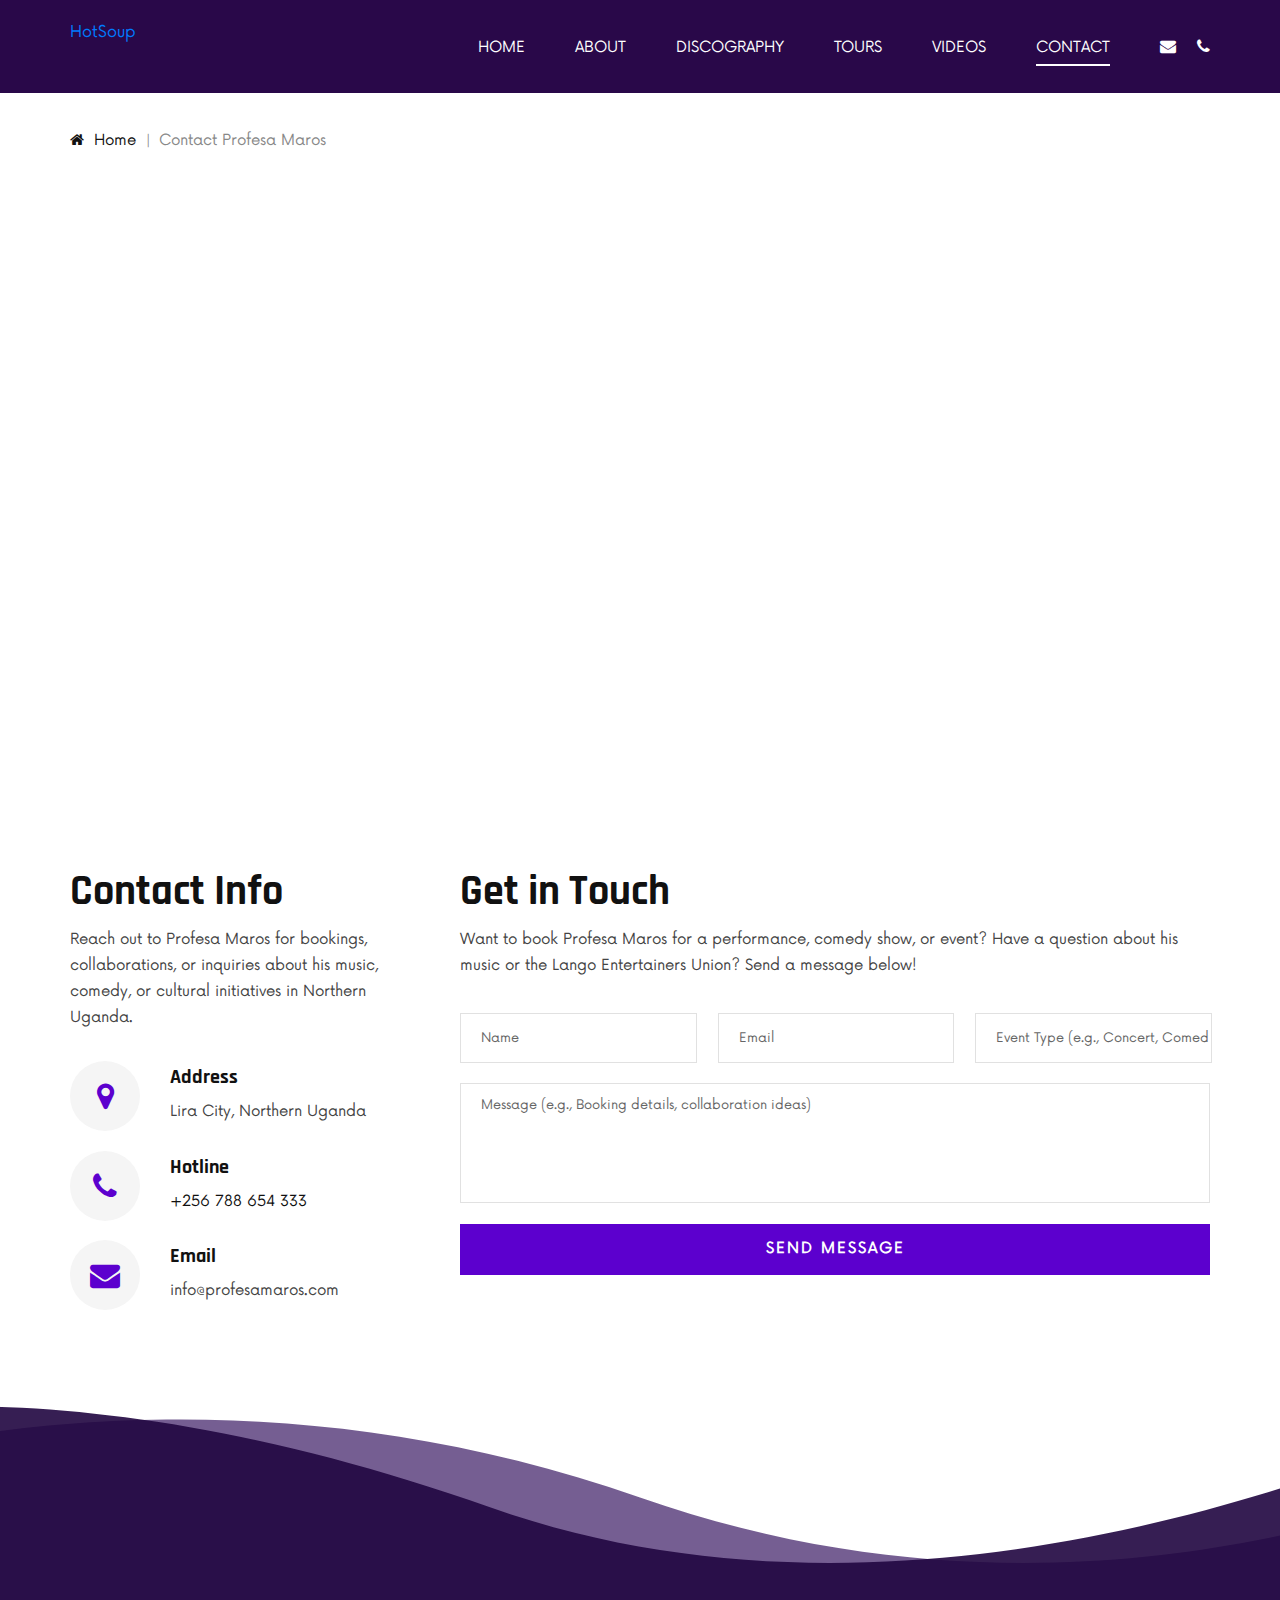
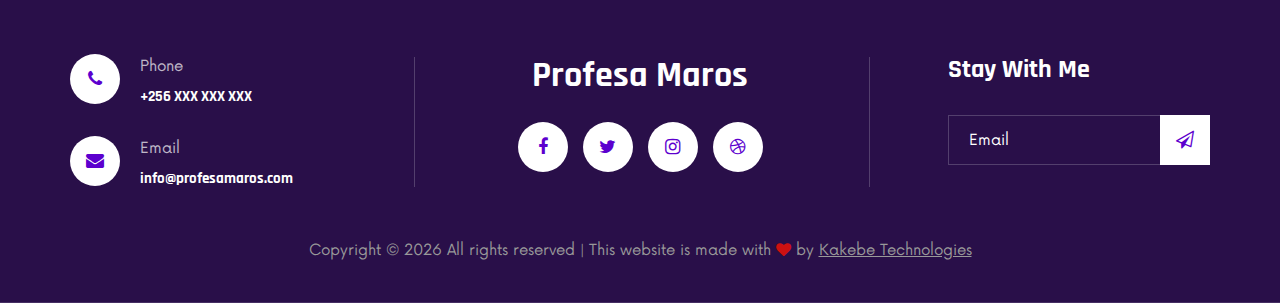
<file: contact.html>
<!DOCTYPE html>
<html lang="zxx">
<head>
    <meta charset="UTF-8">
    <meta name="description" content="Official website of Profesa Maros, Northern Uganda's award-winning afropop and dancehall artist, comedian, and cultural leader. Discover his music, including hits like Cente Pe and Abonyo Otingere, explore albums White Sand and Citadel, watch videos, book tours, and connect for events. Winner of 3 HiPipo Music Awards and 9 Lango Entertainment Awards.">
    <meta name="keywords" content="Profesa Maros, afropop, dancehall, Northern Uganda music, Cente Pe, Abonyo Otingere, Ovacado, White Sand, Citadel, Lango Entertainers Union, Ugandan artist, comedy, HiPipo Music Awards, Lango Entertainment Awards, Janzi Award, music booking, African music, Lira Uganda">
    <meta name="viewport" content="width=device-width, initial-scale=1.0">
    <meta http-equiv="X-UA-Compatible" content="ie=edge">
    <meta name="author" content="Kakebe Technologies">
    <meta name="robots" content="index, follow">
    <meta name="geo.region" content="UG">
    <meta name="geo.placename" content="Lira, Uganda">
    <meta name="geo.position" content="2.258081;32.897877">
    <meta name="ICBM" content="2.258081, 32.897877">
    <!-- Open Graph Tags -->
    <meta property="og:title" content="Profesa Maros | Official Website">
    <meta property="og:description" content="Explore Profesa Maros’ music, videos, and tours. Book Northern Uganda’s afropop and dancehall star, winner of 3 HiPipo Music Awards, for your next event.">
    <meta property="og:type" content="website">
    <meta property="og:url" content="https://www.profesamaros.com">
    <meta property="og:image" content="https://www.profesamaros.com/img/profesa-maros-og-image.jpg">
    <meta property="og:site_name" content="Profesa Maros">
    <meta property="og:locale" content="en_US">
    <!-- Twitter Card Tags -->
    <meta name="twitter:card" content="summary_large_image">
    <meta name="twitter:title" content="Profesa Maros | Official Website">
    <meta name="twitter:description" content="Discover Profesa Maros’ afropop and dancehall hits like Cente Pe, watch his videos, and book him for events. 3x HiPipo Music Award winner from Northern Uganda.">
    <meta name="twitter:image" content="https://www.profesamaros.com/img/profesa-maros-twitter-image.jpg">
    <meta name="twitter:site" content="@ProfesaMaros">
    <!-- Favicon -->
    <link rel="icon" type="image/png" href="img/favicon.png">
    <!-- Google Font -->
    <link href="https://fonts.googleapis.com/css2?family=Rajdhani:wght@400;500;600;700&display=swap" rel="stylesheet">
    <!-- Css Styles -->
    <link rel="stylesheet" href="css/bootstrap.min.css" type="text/css">
    <link rel="stylesheet" href="css/font-awesome.min.css" type="text/css">
    <link rel="stylesheet" href="css/barfiller.css" type="text/css">
    <link rel="stylesheet" href="css/nowfont.css" type="text/css">
    <link rel="stylesheet" href="css/rockville.css" type="text/css">
    <link rel="stylesheet" href="css/magnific-popup.css" type="text/css">
    <link rel="stylesheet" href="css/owl.carousel.min.css" type="text/css">
    <link rel="stylesheet" href="css/slicknav.min.css" type="text/css">
    <link rel="stylesheet" href="css/style.css" type="text/css">
</head>

<body>
    <!-- Page Preloader --><!-- 
    <div id="preloder">
        <div class="loader"></div>
    </div> -->

<!-- Header Section Begin -->
<header class="header header--normal">
    <div class="container">
        <div class="row">
            <div class="col-lg-2 col-md-2">
                <div class="header__logo">
                    <a href="./index.html">
                          HotSoup
                        <!-- <img src="img/logo.png" alt="Profesa Maros Logo"> -->
                    </a>
                     
                </div>
            </div>
            <div class="col-lg-10 col-md-10">
                <div class="header__nav">
                    <nav class="header__menu mobile-menu">
                        <ul>
                            <li><a href="./index.html">Home</a></li>
                            <li><a href="./about.html">About</a></li>
                            <li><a href="./discography.html">Discography</a></li>
                            <li><a href="./tours.html">Tours</a></li>
                            <li><a href="./videos.html">Videos</a></li>
                            <!-- <li><a href="#">Pages</a>
                                <ul class="dropdown">
                                    <li><a href="./about.html">About</a></li>
                                    <li><a href="./blog.html">Blog</a></li>
                                    <li><a href="./blog-details.html">Blog Details</a></li>
                                </ul>
                            </li> -->
                            <li class="active"><a href="./contact.html">Contact</a></li>
                        </ul>
                    </nav>
                              <div class="header__right__social">
    <a href="mailto:info@profesamaros.com"><i class="fa fa-envelope"></i></a>
    <a href="tel:+256788654333"><i class="fa fa-phone"></i></a>
</div>
                </div>
            </div>
        </div>
        <div id="mobile-menu-wrap"></div>
    </div>
</header>
<!-- Header Section End -->

<!-- Breadcrumb Begin -->
<div class="breadcrumb-option">
    <div class="container">
        <div class="row">
            <div class="col-lg-12">
                <div class="breadcrumb__links">
                    <a href="./index.html"><i class="fa fa-home"></i> Home</a>
                    <span>Contact Profesa Maros</span>
                </div>
            </div>
        </div>
    </div>
</div>
<!-- Breadcrumb End -->

<!-- Map Begin -->
<div class="map">
    <div class="container">
        <iframe
            src="https://www.google.com/maps/embed?pb=!1m18!1m12!1m3!1d3989.757879687475!2d32.89787661475391!3d2.258080998374614!2m3!1f0!2f0!3f0!3m2!1i1024!2i768!4f13.1!3m3!1m2!1s0x177a5f6a7a7b7b7b%3A0x5b7b7b7b7b7b7b7b!2sLira%2C%20Uganda!5e0!3m2!1sen!2sug!4v1634567890123!5m2!1sen!2sug"
            height="585" style="border:0;" allowfullscreen="" loading="lazy"></iframe>
    </div>
</div>
<!-- Map End -->

<!-- Contact Section Begin -->
<section class="contact spad">
    <div class="container">
        <div class="row">
            <div class="col-lg-4">
                <div class="contact__address">
                    <div class="section-title">
                        <h2>Contact Info</h2>
                    </div>
                    <p>Reach out to Profesa Maros for bookings, collaborations, or inquiries about his music, comedy, or cultural initiatives in Northern Uganda.</p>
                    <ul>
                        <li>
                            <i class="fa fa-map-marker"></i>
                            <h5>Address</h5>
                            <p>Lira City, Northern Uganda</p>
                        </li>
                        <li>
                            <i class="fa fa-phone"></i>
                            <h5>Hotline</h5>
                            <span>+256 788 654 333</span>
                        </li>
                        <li>
                            <i class="fa fa-envelope"></i>
                            <h5>Email</h5>
                            <p>info@profesamaros.com</p>
                        </li>
                    </ul>
                </div>
            </div>
            <div class="col-lg-8">
                <div class="contact__form">
                    <div class="section-title">
                        <h2>Get in Touch</h2>
                    </div>
                    <p>Want to book Profesa Maros for a performance, comedy show, or event? Have a question about his music or the Lango Entertainers Union? Send a message below!</p>
                    <form action="#">
                        <div class="input__list">
                            <input type="text" placeholder="Name">
                            <input type="text" placeholder="Email">
                            <input type="text" placeholder="Event Type (e.g., Concert, Comedy)">
                        </div>
                        <textarea placeholder="Message (e.g., Booking details, collaboration ideas)"></textarea>
                        <button type="submit" class="site-btn">SEND MESSAGE</button>
                    </form>
                </div>
            </div>
        </div>
    </div>
</section>
<!-- Contact Section End -->

<!-- Footer Section Begin -->
<footer class="footer footer--normal spad set-bg" data-setbg="img/footer-bg.png">
    <div class="container">
        <div class="row">
            <div class="col-lg-3 col-md-6">
                <div class="footer__address">
                    <ul>
                        <li>
                            <i class="fa fa-phone"></i>
                            <p>Phone</p>
                            <h6>+256 XXX XXX XXX</h6>
                        </li>
                        <li>
                            <i class="fa fa-envelope"></i>
                            <p>Email</p>
                            <h6>info@profesamaros.com</h6>
                        </li>
                    </ul>
                </div>
            </div>
            <div class="col-lg-4 offset-lg-1 col-md-6">
                <div class="footer__social">
                    <h2>Profesa Maros</h2>
                    <div class="footer__social__links">
                        <a href="#"><i class="fa fa-facebook"></i></a>
                        <a href="#"><i class="fa fa-twitter"></i></a>
                        <a href="#"><i class="fa fa-instagram"></i></a>
                        <a href="#"><i class="fa fa-dribbble"></i></a>
                    </div>
                </div>
            </div>
            <div class="col-lg-3 offset-lg-1 col-md-6">
                <div class="footer__newslatter">
                    <h4>Stay With Me</h4>
                    <form action="#">
                        <input type="text" placeholder="Email">
                        <button type="submit"><i class="fa fa-send-o"></i></button>
                    </form>
                </div>
            </div>
        </div>
        <div class="footer__copyright__text">
            <p>Copyright © <script>document.write(new Date().getFullYear());</script> All rights reserved | This website is made with <i class="fa fa-heart" aria-hidden="true"></i> by <a href="https://kakebe.com" target="_blank">Kakebe Technologies</a></p>
        </div>
    </div>
</footer>
<!-- Footer Section End -->

    <!-- Js Plugins -->
    <script src="js/jquery-3.3.1.min.js"></script>
    <script src="js/bootstrap.min.js"></script>
    <script src="js/jquery.magnific-popup.min.js"></script>
    <script src="js/jquery.nicescroll.min.js"></script>
    <script src="js/jquery.barfiller.js"></script>
    <script src="js/jquery.countdown.min.js"></script>
    <script src="js/jquery.slicknav.js"></script>
    <script src="js/owl.carousel.min.js"></script>
    <script src="js/main.js"></script>

    <!-- Music Plugin -->
    <script src="js/jquery.jplayer.min.js"></script>
    <script src="js/jplayerInit.js"></script>
</body>

</html>
</file>
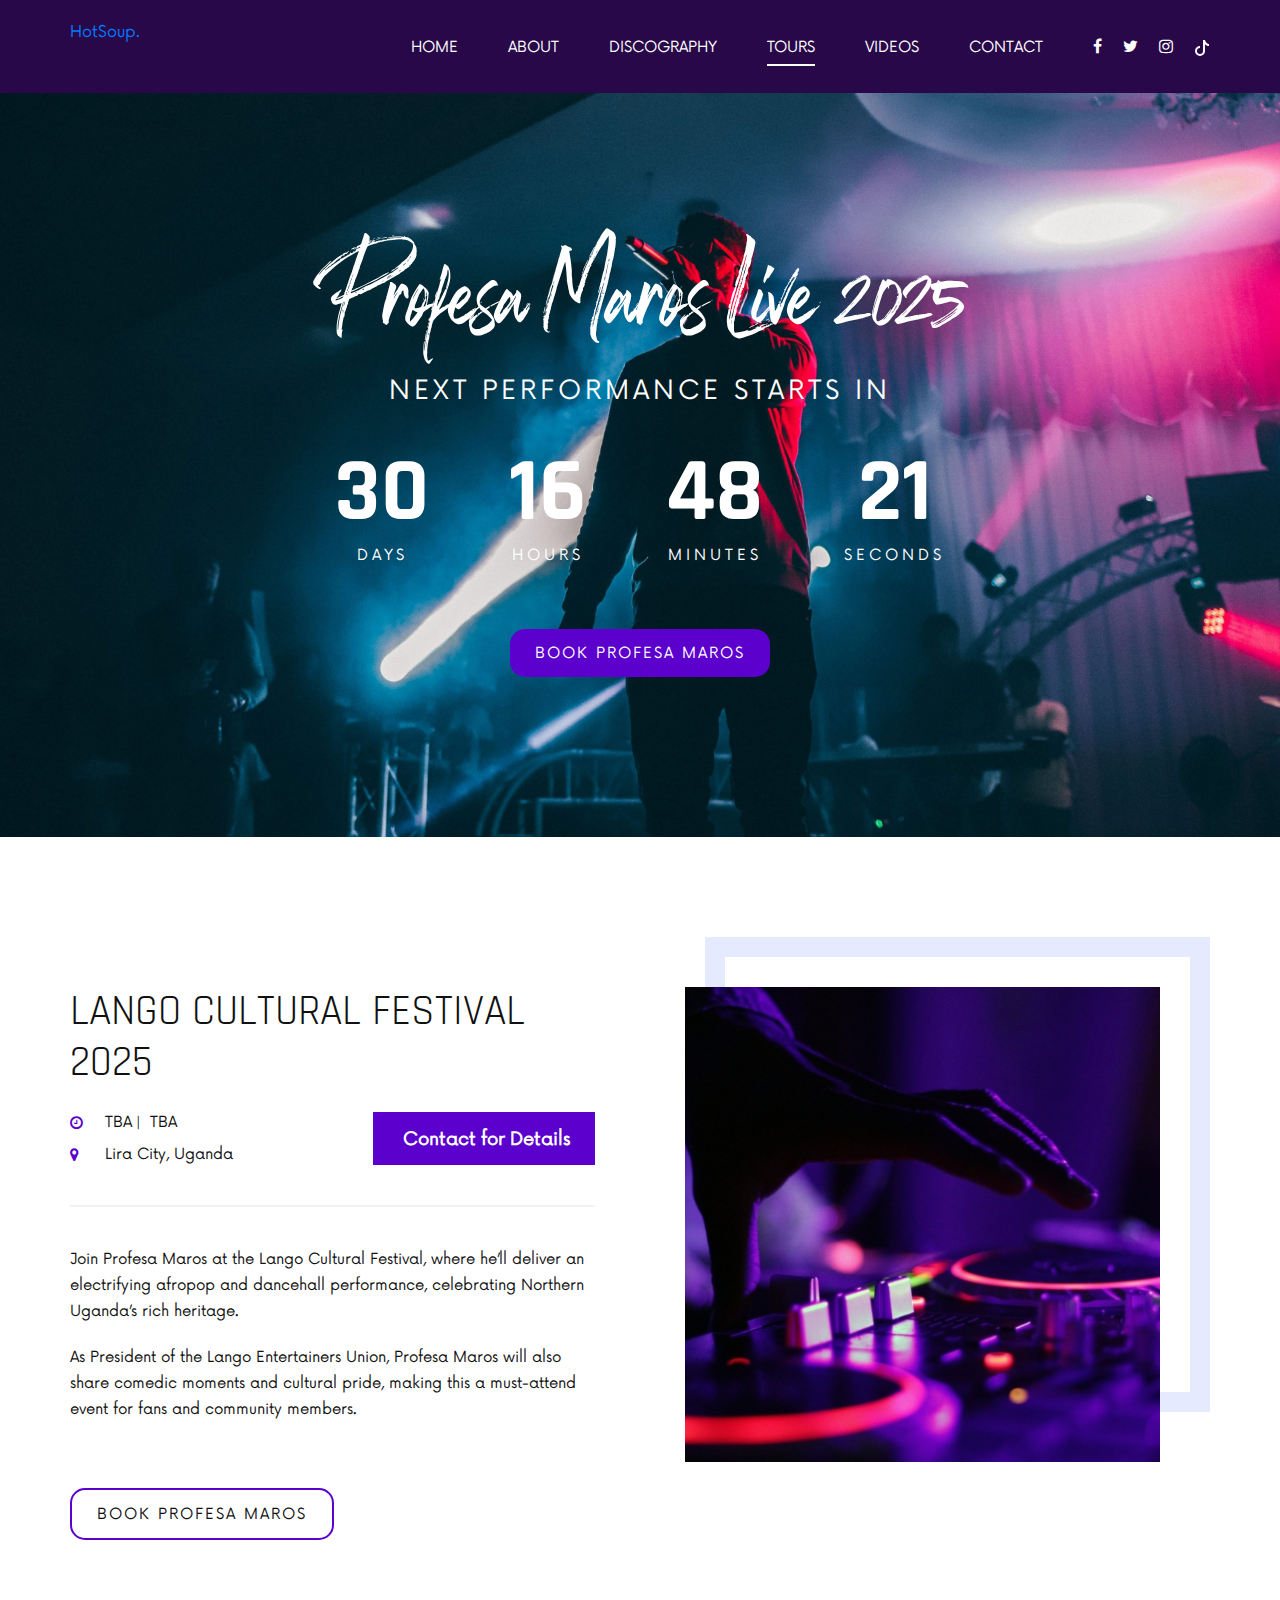
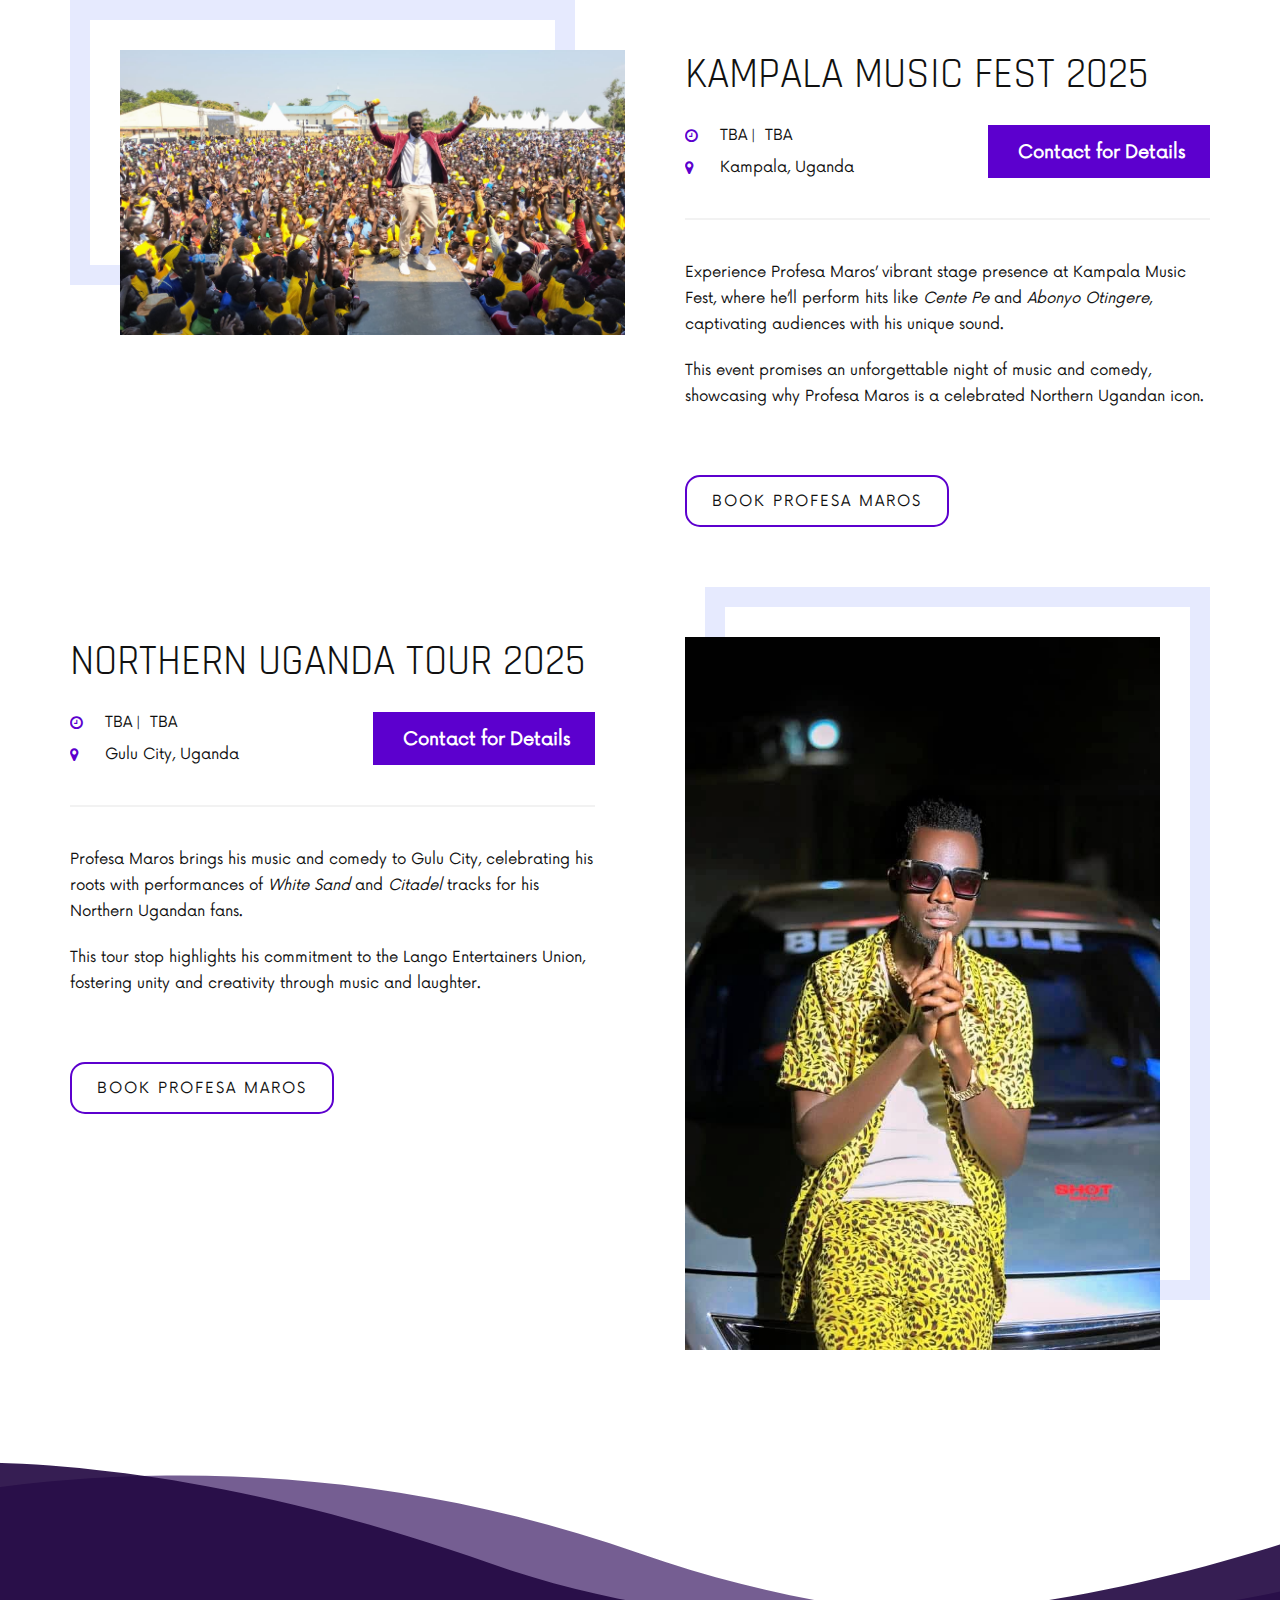
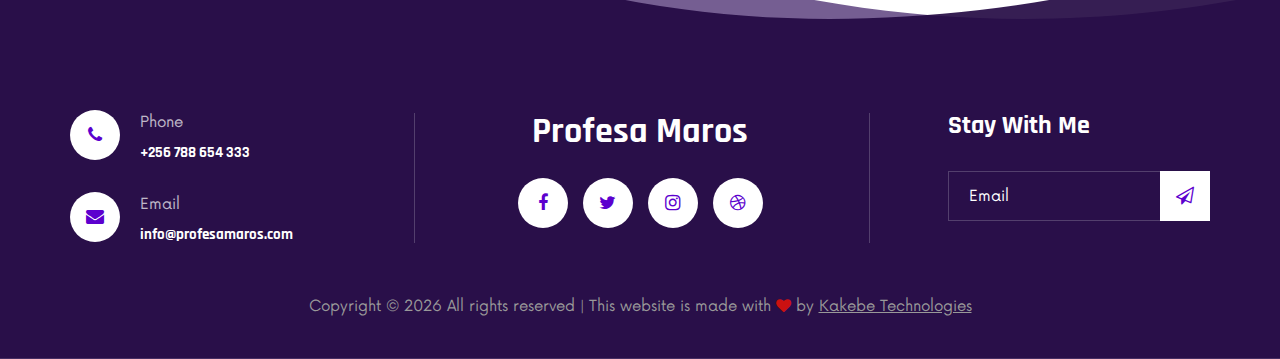
<file: tours.html>
<!DOCTYPE html>
<html lang="zxx">
<head>
    <meta charset="UTF-8">
    <meta name="description" content="Official website of Profesa Maros, Northern Uganda's award-winning afropop and dancehall artist, comedian, and cultural leader. Discover his music, including hits like Cente Pe and Abonyo Otingere, explore albums White Sand and Citadel, watch videos, book tours, and connect for events. Winner of 3 HiPipo Music Awards and 9 Lango Entertainment Awards.">
    <meta name="keywords" content="Profesa Maros, afropop, dancehall, Northern Uganda music, Cente Pe, Abonyo Otingere, Ovacado, White Sand, Citadel, Lango Entertainers Union, Ugandan artist, comedy, HiPipo Music Awards, Lango Entertainment Awards, Janzi Award, music booking, African music, Lira Uganda">
    <meta name="viewport" content="width=device-width, initial-scale=1.0">
    <meta http-equiv="X-UA-Compatible" content="ie=edge">
    <meta name="author" content="Kakebe Technologies">
    <meta name="robots" content="index, follow">
    <meta name="geo.region" content="UG">
    <meta name="geo.placename" content="Lira, Uganda">
    <meta name="geo.position" content="2.258081;32.897877">
    <meta name="ICBM" content="2.258081, 32.897877">
    <!-- Open Graph Tags -->
    <meta property="og:title" content="Profesa Maros | Official Website">
    <meta property="og:description" content="Explore Profesa Maros’ music, videos, and tours. Book Northern Uganda’s afropop and dancehall star, winner of 3 HiPipo Music Awards, for your next event.">
    <meta property="og:type" content="website">
    <meta property="og:url" content="https://www.profesamaros.com">
    <meta property="og:image" content="https://www.profesamaros.com/img/profesa-maros-og-image.jpg">
    <meta property="og:site_name" content="Profesa Maros">
    <meta property="og:locale" content="en_US">
    <!-- Twitter Card Tags -->
    <meta name="twitter:card" content="summary_large_image">
    <meta name="twitter:title" content="Profesa Maros | Official Website">
    <meta name="twitter:description" content="Discover Profesa Maros’ afropop and dancehall hits like Cente Pe, watch his videos, and book him for events. 3x HiPipo Music Award winner from Northern Uganda.">
    <meta name="twitter:image" content="https://www.profesamaros.com/img/profesa-maros-twitter-image.jpg">
    <meta name="twitter:site" content="@ProfesaMaros">
    <!-- Favicon -->
    <link rel="icon" type="image/png" href="img/favicon.png">
    <!-- Google Font -->
    <link href="https://fonts.googleapis.com/css2?family=Rajdhani:wght@400;500;600;700&display=swap" rel="stylesheet">
    <!-- Css Styles -->
    <link rel="stylesheet" href="css/bootstrap.min.css" type="text/css">
    <link rel="stylesheet" href="css/font-awesome.min.css" type="text/css">
    <link rel="stylesheet" href="css/barfiller.css" type="text/css">
    <link rel="stylesheet" href="css/nowfont.css" type="text/css">
    <link rel="stylesheet" href="css/rockville.css" type="text/css">
    <link rel="stylesheet" href="css/magnific-popup.css" type="text/css">
    <link rel="stylesheet" href="css/owl.carousel.min.css" type="text/css">
    <link rel="stylesheet" href="css/slicknav.min.css" type="text/css">
    <link rel="stylesheet" href="css/style.css" type="text/css">
</head>

<body>
    <!-- Page Preloader --><!-- 
    <div id="preloder">
        <div class="loader"></div>
    </div> -->

    <!-- Header Section Begin -->
<header class="header header--normal">
    <div class="container">
        <div class="row">
            <div class="col-lg-2 col-md-2">
                <div class="header__logo">
                    <a href="./index.html">
                        <!-- <img src="img/logo.png" alt="Profesa Maros Logo"> -->
                           HotSoup.
                    </a>
                </div>
            </div>
            <div class="col-lg-10 col-md-10">
                <div class="header__nav">
                    <nav class="header__menu mobile-menu">
                        <ul>
                            <li><a href="./index.html">Home</a></li>
                            <li><a href="./about.html">About</a></li>
                            <li><a href="./discography.html">Discography</a></li>
                            <li class="active"><a href="./tours.html">Tours</a></li>
                            <li><a href="./videos.html">Videos</a></li>
                            <!-- <li><a href="#">Pages</a>
                                <ul class="dropdown">
                                    <li><a href="./about.html">About</a></li>
                                    <li><a href="./blog.html">Blog</a></li>
                                    <li><a href="./blog-details.html">Blog Details</a></li>
                                </ul>
                            </li> -->
                            <li><a href="./contact.html">Contact</a></li>
                        </ul>
                    </nav>
                               <div class="header__right__social">
    <a href="#"><i class="fa fa-facebook"></i></a>
    <a href="#"><i class="fa fa-twitter"></i></a>
    <a href="#"><i class="fa fa-instagram"></i></a>
    <a href="#">
    <svg xmlns="http://www.w3.org/2000/svg" width="16" height="16" fill="currentColor" class="bi bi-tiktok" viewBox="0 0 16 16">
        <path d="M9 0h1.98c.144.715.54 1.617 1.235 2.512C12.895 3.389 13.797 4 15 4v2c-1.753 0-3.07-.814-4-1.829V11a5 5 0 1 1-5-5v2a3 3 0 1 0 3 3z"/>
    </svg>
</a>
</div>
                </div>
            </div>
        </div>
        <div id="mobile-menu-wrap"></div>
    </div>
</header>
<!-- Header Section End -->

<!-- Countdown Section Begin -->
<section class="countdown countdown--page spad set-bg" data-setbg="img/countdown-bg.jpg">
    <div class="container">
        <div class="row">
            <div class="col-lg-12">
                <div class="countdown__text">
                    <h1>Profesa Maros Live 2025</h1>
                    <h4>Next performance starts in</h4>
                </div>
                <div class="countdown__timer" id="countdown-time">
                    <div class="countdown__item">
                        <span>TBA</span>
                        <p>days</p>
                    </div>
                    <div class="countdown__item">
                        <span>TBA</span>
                        <p>hours</p>
                    </div>
                    <div class="countdown__item">
                        <span>TBA</span>
                        <p>minutes</p>
                    </div>
                    <div class="countdown__item">
                        <span>TBA</span>
                        <p>seconds</p>
                    </div>
                </div>
                <div class="buy__tickets">
                    <a href="./contact.html" class="primary-btn">Book Profesa Maros</a>
                </div>
            </div>
        </div>
    </div>
</section>
<!-- Countdown Section End -->

<!-- Tours Section Begin -->
<section class="tours spad">
    <div class="container">
        <div class="row">
            <div class="col-lg-6 order-lg-1">
                <div class="tours__item__text">
                    <h2>Lango Cultural Festival 2025</h2>
                    <div class="tours__text__widget">
                        <ul>
                            <li>
                                <i class="fa fa-clock-o"></i>
                                <span>TBA</span>
                                <span>TBA</span>
                            </li>
                            <li>
                                <i class="fa fa-map-marker"></i>
                                Lira City, Uganda
                            </li>
                        </ul>
                        <div class="price">Contact for Details</div>
                    </div>
                    <div class="tours__text__desc">
                        <p>Join Profesa Maros at the Lango Cultural Festival, where he’ll deliver an electrifying afropop and dancehall performance, celebrating Northern Uganda’s rich heritage.</p>
                        <p>As President of the Lango Entertainers Union, Profesa Maros will also share comedic moments and cultural pride, making this a must-attend event for fans and community members.</p>
                    </div>
                    <a href="./contact.html" class="primary-btn border-btn">Book Profesa Maros</a>
                </div>
            </div>
            <div class="col-lg-6 order-lg-2">
                <div class="tours__item__pic">
                    <img src="img/tours/tour-1.jpg" alt="Profesa Maros at Lango Cultural Festival">
                </div>
            </div>
            <div class="col-lg-6 order-lg-4">
                <div class="tours__item__text tours__item__text--right">
                    <h2>Kampala Music Fest 2025</h2>
                    <div class="tours__text__widget">
                        <ul>
                            <li>
                                <i class="fa fa-clock-o"></i>
                                <span>TBA</span>
                                <span>TBA</span>
                            </li>
                            <li>
                                <i class="fa fa-map-marker"></i>
                                Kampala, Uganda
                            </li>
                        </ul>
                        <div class="price">Contact for Details</div>
                    </div>
                    <div class="tours__text__desc">
                        <p>Experience Profesa Maros’ vibrant stage presence at Kampala Music Fest, where he’ll perform hits like <i>Cente Pe</i> and <i>Abonyo Otingere</i>, captivating audiences with his unique sound.</p>
                        <p>This event promises an unforgettable night of music and comedy, showcasing why Profesa Maros is a celebrated Northern Ugandan icon.</p>
                    </div>
                    <a href="./contact.html" class="primary-btn border-btn">Book Profesa Maros</a>
                </div>
            </div>
            <div class="col-lg-6 order-lg-3">
                <div class="tours__item__pic tours__item__pic--left">
                    <img src="maro8.jpg" alt="Profesa Maros at Kampala Music Fest">
                </div>
            </div>
            <div class="col-lg-6 order-lg-5">
                <div class="tours__item__text">
                    <h2>Northern Uganda Tour 2025</h2>
                    <div class="tours__text__widget">
                        <ul>
                            <li>
                                <i class="fa fa-clock-o"></i>
                                <span>TBA</span>
                                <span>TBA</span>
                            </li>
                            <li>
                                <i class="fa fa-map-marker"></i>
                                Gulu City, Uganda
                            </li>
                        </ul>
                        <div class="price">Contact for Details</div>
                    </div>
                    <div class="tours__text__desc">
                        <p>Profesa Maros brings his music and comedy to Gulu City, celebrating his roots with performances of <i>White Sand</i> and <i>Citadel</i> tracks for his Northern Ugandan fans.</p>
                        <p>This tour stop highlights his commitment to the Lango Entertainers Union, fostering unity and creativity through music and laughter.</p>
                    </div>
                    <a href="./contact.html" class="primary-btn border-btn">Book Profesa Maros</a>
                </div>
            </div>
            <div class="col-lg-6 order-lg-6">
                <div class="tours__item__pic tours__item__pic--last">
                    <img src="IMG-20250610-WA0006.jpg"Profesa Maros at Northern Uganda Tour">
                </div>
            </div>
        </div>
    </div>
</section>
<!-- Tours Section End -->

<!-- Footer Section Begin -->
<footer class="footer footer--normal spad set-bg" data-setbg="img/footer-bg.png">
    <div class="container">
        <div class="row">
            <div class="col-lg-3 col-md-6">
                <div class="footer__address">
                    <ul>
                        <li>
                            <i class="fa fa-phone"></i>
                            <p>Phone</p>
                            <h6>+256 788 654 333</h6>
                        </li>
                        <li>
                            <i class="fa fa-envelope"></i>
                            <p>Email</p>
                            <h6>info@profesamaros.com</h6>
                        </li>
                    </ul>
                </div>
            </div>
            <div class="col-lg-4 offset-lg-1 col-md-6">
                <div class="footer__social">
                    <h2>Profesa Maros</h2>
                    <div class="footer__social__links">
                        <a href="#"><i class="fa fa-facebook"></i></a>
                        <a href="#"><i class="fa fa-twitter"></i></a>
                        <a href="#"><i class="fa fa-instagram"></i></a>
                        <a href="#"><i class="fa fa-dribbble"></i></a>
                    </div>
                </div>
            </div>
            <div class="col-lg-3 offset-lg-1 col-md-6">
                <div class="footer__newslatter">
                    <h4>Stay With Me</h4>
                    <form action="#">
                        <input type="text" placeholder="Email">
                        <button type="submit"><i class="fa fa-send-o"></i></button>
                    </form>
                </div>
            </div>
        </div>
        <div class="footer__copyright__text">
            <p>Copyright © <script>document.write(new Date().getFullYear());</script> All rights reserved | This website is made with <i class="fa fa-heart" aria-hidden="true"></i> by <a href="https://kakebe.com" target="_blank">Kakebe Technologies</a></p>
        </div>
    </div>
</footer>
<!-- Footer Section End -->
    <!-- Js Plugins -->
    <script src="js/jquery-3.3.1.min.js"></script>
    <script src="js/bootstrap.min.js"></script>
    <script src="js/jquery.magnific-popup.min.js"></script>
    <script src="js/jquery.nicescroll.min.js"></script>
    <script src="js/jquery.barfiller.js"></script>
    <script src="js/jquery.countdown.min.js"></script>
    <script src="js/jquery.slicknav.js"></script>
    <script src="js/owl.carousel.min.js"></script>
    <script src="js/main.js"></script>

    <!-- Music Plugin -->
    <script src="js/jquery.jplayer.min.js"></script>
    <script src="js/jplayerInit.js"></script>
</body>

</html>
</file>
<file: css/barfiller.css>
.barfiller {
    width:100%;
    height:12px;
    background:#fcfcfc;
    border:1px solid #ccc;
    position:relative;
    margin-bottom:20px;
    box-shadow: inset 1px 4px 9px -6px rgba(0,0,0,.5); 
    -moz-box-shadow: inset 1px 4px 9px -6px rgba(0,0,0,.5); 
}

.barfiller .fill {
    display:block;
    position:relative;
    width:0px;
    height:100%;
    background:#333;
    z-index:1;
}

.barfiller .tipWrap {
    display:none;
}

.barfiller .tip {
    margin-top:-30px;
    padding:2px 4px;
    font-size:11px;
    color:#fff;
    left:0px;
    position:absolute;
    z-index:2;
    background: #333;
} 

.barfiller .tip:after {
    border:solid;
    border-color:rgba(0,0,0,.8) transparent;
    border-width:6px 6px 0 6px;
    content:"";
    display:block;
    position:absolute;
    left:9px;
    top:100%;
    z-index:9
}
</file>
<file: css/nowfont.css>
/* #### Generated By: http://www.cufonfonts.com #### */

@font-face {
font-family: 'Now Regular';
font-style: normal;
font-weight: normal;
src: local('Now Regular'), url('../fonts/Now-Regular.woff') format('woff');
}


@font-face {
font-family: 'Now Thin';
font-style: normal;
font-weight: normal;
src: local('Now Thin'), url('../fonts/Now-Thin.woff') format('woff');
}


@font-face {
font-family: 'Now Light';
font-style: normal;
font-weight: normal;
src: local('Now Light'), url('../fonts/Now-Light.woff') format('woff');
}


@font-face {
font-family: 'Now Medium';
font-style: normal;
font-weight: normal;
src: local('Now Medium'), url('../fonts/Now-Medium.woff') format('woff');
}


@font-face {
font-family: 'Now Bold';
font-style: normal;
font-weight: normal;
src: local('Now Bold'), url('../fonts/Now-Bold.woff') format('woff');
}


@font-face {
font-family: 'Now Black';
font-style: normal;
font-weight: normal;
src: local('Now Black'), url('../fonts/Now-Black.woff') format('woff');
}
</file>
<file: css/rockville.css>
@font-face {
font-family: 'Rockville Solid Regular';
font-style: normal;
font-weight: normal;
src: local('Rockville Solid Regular'), url('../fonts/Rockville Solid.woff') format('woff');
}
</file>
<file: css/style.css>
/******************************************************************
  Template Name: DJoz
  Description:  DJoz Music HTML Template
  Author: Colorlib
  Author URI: https://colorlib.com
  Version: 1.0
  Created: Colorlib
******************************************************************/

/*------------------------------------------------------------------
[Table of contents]

1.  Template default CSS
	1.1	Variables
	1.2	Mixins
	1.3	Flexbox
	1.4	Reset
2.  Helper Css
3.  Header Section
4.  Hero Section
5.  Services Section
6.  Track Section
7.  Countdown Section
8.  Team Section
9.  Contact
10.  Footer Style
-------------------------------------------------------------------*/

/*----------------------------------------*/

/* Template default CSS
/*----------------------------------------*/

html,
body {
	height: 100%;
	font-family: "Now Regular";
	-webkit-font-smoothing: antialiased;
}

h1,
h2,
h3,
h4,
h5,
h6 {
	margin: 0;
	color: #111111;
	font-weight: 400;
	font-family: "Rajdhani", sans-serif;
}

h1 {
	font-size: 70px;
}

h2 {
	font-size: 36px;
}

h3 {
	font-size: 30px;
}

h4 {
	font-size: 24px;
}

h5 {
	font-size: 18px;
}

h6 {
	font-size: 16px;
}

p {
	font-size: 15px;
	font-family: "Now Regular";
	color: #444444;
	font-weight: 400;
	line-height: 26px;
	margin: 0 0 15px 0;
}

img {
	max-width: 100%;
}

input:focus,
select:focus,
button:focus,
textarea:focus {
	outline: none;
}

a:hover,
a:focus {
	text-decoration: none;
	outline: none;
	color: #ffffff;
}

ul,
ol {
	padding: 0;
	margin: 0;
}

/*---------------------
  Helper CSS
-----------------------*/

.section-title {
	margin-bottom: 40px;
	position: relative;
	z-index: 1;
}

.section-title.center-title {
	text-align: center;
}

.section-title h2 {
	font-size: 42px;
	color: #111111;
	font-weight: 700;
	text-transform: uppercase;
}

.section-title h1 {
	font-size: 100px;
	color: #f2f2f2;
	font-family: "Rockville Solid Regular";
	position: absolute;
	left: 0;
	top: -45px;
	width: 100%;
	z-index: -1;
}

.set-bg {
	background-image: linear-gradient(rgba(0, 0, 0, .4), rgba(0, 0, 0, .4)), url(../maros5.jpg);
	background-repeat: no-repeat;
	background-size: cover;
	background-position: top center;
}

.spad {
	padding-top: 100px;
	padding-bottom: 100px;
}

.text-white h1,
.text-white h2,
.text-white h3,
.text-white h4,
.text-white h5,
.text-white h6,
.text-white p,
.text-white span,
.text-white li,
.text-white a {
	color: #fff;
}

/* buttons */

.primary-btn {
	display: inline-block;
	font-size: 15px;
	text-transform: uppercase;
	padding: 14px 25px 12px;
	color: #ffffff;
	background: #5c00ce;
	letter-spacing: 2px;
	border-radius: 15px;
	margin-bottom: 10px;
}

@media(max-width: 768px) {
	.primary-btn.center-btn {
		position: relative;
		left: 50%;
		transform: translateX(-50%);
	}
}

.primary-btn.border-btn {
	background: transparent;
	border: 2px solid #5c00ce;
	color: #111111;
}

.site-btn {
	font-size: 15px;
	color: #ffffff;
	background: #5c00ce;
	font-weight: 700;
	letter-spacing: 2px;
	border: none;
	text-transform: uppercase;
	display: inline-block;
	padding: 14px 30px;
	width: 100%;
}

/* Preloder */

#preloder {
	position: fixed;
	width: 100%;
	height: 100%;
	top: 0;
	left: 0;
	z-index: 999999;
	background: #000;
}

.loader {
	width: 40px;
	height: 40px;
	position: absolute;
	top: 50%;
	left: 50%;
	margin-top: -13px;
	margin-left: -13px;
	border-radius: 60px;
	animation: loader 0.8s linear infinite;
	-webkit-animation: loader 0.8s linear infinite;
}

@keyframes loader {
	0% {
		-webkit-transform: rotate(0deg);
		transform: rotate(0deg);
		border: 4px solid #f44336;
		border-left-color: transparent;
	}
	50% {
		-webkit-transform: rotate(180deg);
		transform: rotate(180deg);
		border: 4px solid #673ab7;
		border-left-color: transparent;
	}
	100% {
		-webkit-transform: rotate(360deg);
		transform: rotate(360deg);
		border: 4px solid #f44336;
		border-left-color: transparent;
	}
}

@-webkit-keyframes loader {
	0% {
		-webkit-transform: rotate(0deg);
		border: 4px solid #f44336;
		border-left-color: transparent;
	}
	50% {
		-webkit-transform: rotate(180deg);
		border: 4px solid #673ab7;
		border-left-color: transparent;
	}
	100% {
		-webkit-transform: rotate(360deg);
		border: 4px solid #f44336;
		border-left-color: transparent;
	}
}

/*---------------------
  Header
-----------------------*/

.header {
	background: rgba(42, 1, 74, 0.5);
	position: absolute;
	left: 0;
	top: 0;
	width: 100%;
	z-index: 9;
}

.header.header--normal {
	position: relative;
	background: #290849;
}

.header__logo {
	padding: 20px 0 25px;
}

.header__logo a {
	display: inline-block;
}

.header__nav {
	text-align: right;
}

.header__menu {
	padding: 31px 0 27px;
	display: inline-block;
	margin-right: 45px;
}

.header__menu ul li {
	list-style: none;
	display: inline-block;
	margin-right: 45px;
	position: relative;
}

.header__menu ul li.active a:after {
	opacity: 1;
}

.header__menu ul li:hover a:after {
	opacity: 1;
}

.header__menu ul li:hover .dropdown {
	top: 34px;
	opacity: 1;
	visibility: visible;
}

.header__menu ul li:last-child {
	margin-right: 0;
}

.header__menu ul li .dropdown {
	position: absolute;
	left: 0;
	top: 56px;
	width: 150px;
	background: #111111;
	text-align: left;
	padding: 2px 0;
	z-index: 9;
	opacity: 0;
	visibility: hidden;
	-webkit-transition: all, 0.3s;
	-o-transition: all, 0.3s;
	transition: all, 0.3s;
}

.header__menu ul li .dropdown li {
	display: block;
	margin-right: 0;
}

.header__menu ul li .dropdown li a {
	font-size: 14px;
	color: #ffffff;
	font-weight: 400;
	padding: 8px 20px;
	text-transform: capitalize;
}

.header__menu ul li .dropdown li a:after {
	display: none;
}

.header__menu ul li a {
	font-size: 15px;
	text-transform: uppercase;
	color: #ffffff;
	display: block;
	padding: 6px 0;
	position: relative;
}

.header__menu ul li a:after {
	position: absolute;
	left: 0;
	bottom: 0;
	width: 100%;
	height: 2px;
	background: #ffffff;
	content: "";
	-webkit-transition: all, 0.5s;
	-o-transition: all, 0.5s;
	transition: all, 0.5s;
	opacity: 0;
}

.header__right__social {
	display: inline-block;
}

.header__right__social a {
	display: inline-block;
	font-size: 16px;
	color: #ffffff;
	margin-right: 16px;
}

.header__right__social a:last-child {
	margin-right: 0;
}

.slicknav_menu {
	display: none;
}

/*---------------------
  Hero
-----------------------*/

.hero {
	padding-top: 400px;
	padding-bottom: 295px;
	position: relative;
}

.hero__text {
	text-align: center;
}

.hero__text span {
	color: #ffffff;
	text-transform: uppercase;
	letter-spacing: 6px;
}

.hero__text h1 {
	font-size: 110px;
	font-family: "Rockville Solid Regular";
	color: #ffffff;
	margin-bottom: 20px;
	margin-top: 22px;
}

.hero__text p {
	color: #ffffff;
	margin-bottom: 20px;
}

.hero__text .play-btn {
	font-size: 26px;
	color: #5c00ce;
	height: 90px;
	width: 90px;
	border-radius: 50%;
	background: rgba(255, 255, 255, 0.3);
	display: inline-block;
	line-height: 90px;
	text-align: center;
	position: relative;
	z-index: 1;
}

.hero__text .play-btn i {
	position: relative;
	top: 2px;
	left: 2px;
}

.hero__text .play-btn:after {
	position: absolute;
	left: 15px;
	top: 15px;
	height: 60px;
	width: 60px;
	background: #ffffff;
	border-radius: 50%;
	content: "";
	z-index: -1;
}

.linear__icon {
	position: absolute;
	left: 50%;
	bottom: 0;
	margin-left: -16px;
	-webkit-animation: mymove 0.5s infinite alternate;
	animation: mymove 0.5s infinite alternate;
}

.linear__icon i {
	font-size: 50px;
	color: #5c00ce;
}

@-webkit-keyframes mymove {
	0% {
		bottom: 0;
	}
	100% {
		bottom: -10px;
	}
}

@keyframes mymove {
	0% {
		bottom: 0;
	}
	100% {
		bottom: -10px;
	}
}

/*---------------------
  Events
-----------------------*/

.event {
	padding-bottom: 60px;
}

.event .section-title {
	margin-bottom: 10px;
	position: relative;
}

.event .section-title:after {
	position: absolute;
	right: 46px;
	top: 25px;
	height: 2px;
	width: 775px;
	background: rgba(225, 225, 225, 0.3);
	content: "";
	z-index: -1;
}

.event__slider .col-lg-4 {
	max-width: 100%;
}

.event__slider.owl-carousel .owl-stage-outer {
	padding-top: 30px;
	padding-bottom: 40px;
}

.event__slider.owl-carousel .owl-nav {
	position: absolute;
	right: 15px;
	top: -50px;
}

.event__slider.owl-carousel .owl-nav button {
	font-size: 22px;
	color: #111111;
	opacity: 0.5;
	margin-right: 10px;
}

.event__slider.owl-carousel .owl-nav button:last-child {
	margin-right: 0;
}

.event__item {
	-webkit-box-shadow: 0px 3px 15px rgba(22, 41, 124, 0.1);
	box-shadow: 0px 3px 15px rgba(22, 41, 124, 0.1);
}

.event__item__pic {
	height: 360px;
	position: relative;
}

.event__item__pic .tag-date {
	position: absolute;
	left: 0;
	bottom: -21px;
	width: 100%;
	text-align: center;
}

.event__item__pic .tag-date span {
	font-size: 15px;
	color: #ffffff;
	display: inline-block;
	background: #5c00ce;
	padding: 12px 8px 9px 20px;
}

.event__item__text {
	text-align: center;
	padding: 45px 10px 25px;
}

.event__item__text h4 {
	font-size: 26px;
	font-weight: 700;
	color: #111111;
	margin-bottom: 10px;
}

.event__item__text p {
	color: #888888;
	margin-bottom: 0;
}

.event__item__text p i {
	color: #5c00ce;
	margin-right: 8px;
	font-size: 17px;
}

/*---------------------
  Track
-----------------------*/

.track {
	padding-top: 120px;
	padding-bottom: 40px;
	overflow: hidden;
}

.track .section-title {
	margin-bottom: 105px;
}

.track__content {
	height: 502px;
	overflow-y: auto;
}

.track__all {
	text-align: right;
	margin-bottom: 100px;
}

.jp-play {
	position: relative;
	height: 50px;
	width: 50px;
	background: transparent;
	border: 2px solid #e1e1e1;
	border-radius: 50%;
}

.jp-play:after {
	position: absolute;
	display: block;
	left: 17px;
	top: 12px;
	width: 16px;
	height: 20px;
	background: url(../img/play-default.png);
	content: "";
}

.jp-state-playing .jp-play {
	background: #5c00ce !important;
	border-color: #5c00ce !important;
}

.jp-state-playing .jp-play:after {
	background: url(../img/pause.png) !important;
	left: 15px;
	top: 12px;
}

.jp-audio .jp-play:focus {
	background: #5c00ce !important;
	border-color: #5c00ce !important;
}

.jp-audio .jp-play:focus:after {
	background: url(../img/play.png);
}

.jp-seek-bar>div {
	height: 5px;
	background: #e1e1e1;
	cursor: pointer;
	width: 245px;
}

.player_bars {
	width: 350px;
	display: table;
	padding-left: 50px;
	position: relative;
	padding-top: 25px;
	float: left;
	margin-right: 30px;
}

.jp-play-bar {
	position: relative;
	height: 100%;
	background: #5c00ce;
	overflow: visible !important;
}

.jp-current-time {
	font-size: 15px;
	color: #111111;
	position: absolute;
	left: -50px;
	top: -9px;
}

.jp-duration {
	font-size: 15px;
	color: #111111;
	position: absolute;
	right: 0;
	top: 16px;
}

.player_controls_box {
	width: 50px;
	float: left;
	margin-right: 20px;
}

.jp-mute {
	font-size: 18px;
	border: none;
	background: none;
	color: #111111;
	position: absolute;
	left: 0;
	top: 13px;
}

.jp-volume-bar {
	height: 5px;
	width: 70px;
	background: #e1e1e1;
	cursor: pointer;
}

.jp-volume-bar-value {
	background: #5c00ce;
	height: 100%;
}

.jp-volume-controls {
	position: relative;
	width: 95px;
	float: left;
	padding-left: 30px;
	padding-top: 25px;
}

.single_player_container {
	overflow: hidden;
	margin-bottom: 40px;
}

.single_player_container:last-child {
	margin-bottom: 0;
}

.single_player_container h4 {
	font-size: 26px;
	color: #111111;
	font-weight: 700;
	margin-bottom: 20px;
	text-transform: uppercase;
}

.track__pic {
	position: relative;
	z-index: 1;
}

.track__pic:after {
	position: absolute;
	left: 0;
	top: 0;
	width: 100%;
	height: 100%;
	background: #f5f5f5;
	content: "";
	z-index: -1;
}

.track__pic img {
	position: relative;
	top: -50px;
	width: calc(100% - 40px);
	margin-left: 40px;
	height: 100%;
	width: auto;
	overflow: hidden;
	object-fit: cover;
}

/*---------------------
  Youtube
-----------------------*/

.youtube {
	padding-bottom: 50px;
}

.youtube .section-title {
	text-align: center;
}

.youtube .section-title h1 {
	font-size: 90px;
}

.youtube__item {
	-webkit-transition: all, 0.3s;
	-o-transition: all, 0.3s;
	transition: all, 0.3s;
	margin-bottom: 30px;
}

.youtube__item:hover {
	-webkit-box-shadow: 0px 3px 30px rgba(22, 41, 124, 0.1);
	box-shadow: 0px 3px 30px rgba(22, 41, 124, 0.1);
}

.youtube__item__pic {
	height: 240px;
	display: -webkit-box;
	display: -ms-flexbox;
	display: flex;
	-webkit-box-align: center;
	-ms-flex-align: center;
	align-items: center;
	-webkit-box-pack: center;
	-ms-flex-pack: center;
	justify-content: center;
}

.youtube__item__pic .play-btn {
	font-size: 16px;
	color: #5c00ce;
	height: 60px;
	width: 60px;
	border-radius: 50%;
	background: rgba(255, 255, 255, 0.3);
	display: inline-block;
	line-height: 60px;
	text-align: center;
	position: relative;
	z-index: 1;
}

.youtube__item__pic .play-btn i {
	position: relative;
	top: 2px;
	left: 2px;
}

.youtube__item__pic .play-btn:after {
	position: absolute;
	left: 10px;
	top: 10px;
	height: 40px;
	width: 40px;
	background: #ffffff;
	border-radius: 50%;
	content: "";
	z-index: -1;
}

.youtube__item__text {
	padding: 25px 30px 20px 20px;
	background: #ffffff;
}

.youtube__item__text h4 {
	font-size: 26px;
	color: #111111;
	line-height: 34px;
	font-weight: 700;
}

/*---------------------
  Countdown
-----------------------*/

.countdown {
	padding-bottom: 560px;
}

.countdown.countdown--page {
	padding-top: 150px;
	padding-bottom: 150px;
}

.countdown__text {
	text-align: center;
	margin-bottom: 36px;
}

.countdown__text h1 {
	font-size: 90px;
	color: #ffffff;
	font-family: "Rockville Solid Regular";
	color: #ffffff;
	margin-bottom: 25px;
}

.countdown__text h4 {
	font-size: 26px;
	font-family: "Now Regular";
	color: #ffffff;
	text-transform: uppercase;
	letter-spacing: 4px;
}

.countdown__timer {
	text-align: center;
	margin-bottom: 30px;
}

.countdown__item {
	display: inline-block;
	margin-right: 80px;
	margin-bottom: 30px;
}

.countdown__item:last-child {
	margin-right: 0;
}

.countdown__item span {
	font-size: 90px;
	font-family: "Rajdhani", sans-serif;
	font-weight: 700;
	color: #ffffff;
	display: block;
	line-height: 100px;
}

.countdown__item p {
	color: #ffffff;
	letter-spacing: 4px;
	text-transform: uppercase;
	margin-bottom: 0;
}

.buy__tickets {
	text-align: center;
}

/*---------------------
  Discography
-----------------------*/

.discography {
    max-width: 100%;
    padding-bottom: 40px;
    padding-top: 120px;
    overflow: hidden;
}

.discography .section-title {
	margin-bottom: 90px;
}

/* Use flexbox for card layout to handle wrapping */
.discography__items {
    display: flex;
    flex-wrap: wrap;
    justify-content: space-between;
}

/* Style for individual cards */
.discography__item {
	margin-bottom: 45px;
	-webkit-box-shadow: 0px 5px 10px rgba(22, 41, 124, 0.1);
	box-shadow: 0px 5px 10px rgba(22, 41, 124, 0.1);
	overflow: hidden;
    /* flex: 1 1 calc(33.333% - 20px); */ /* 3 cards per row with spacing *//* 
    margin: 10px;
    box-sizing: border-box;
    max-width: calc(33.333% - 20px); */
}

/* Adjust for smaller screens */
@media (max-width: 992px) {
    .discography__item {
        flex: 1 1 calc(50% - 20px); /* 2 cards per row */
        max-width: calc(50% - 20px);
    }
}

@media (max-width: 576px) {
    .discography__item {
        flex: 1 1 100%; /* 1 card per row */
        max-width: 100%;
		max-height: 420px;
    }
}

.discography__item__pic {
	height: max-content;
}

.discography__item__pic img {
	width: 100%;
	height: auto;
	display: block;
}

.discography__item__text {
	padding: 25px 30px 35px;
	text-align: center;
}

.discography__item__text span {
	font-size: 18px;
	color: #5c00ce;
	font-weight: 700;
}

.discography__item__text h4 {
	font-size: 22px;
	text-transform: uppercase;
	color: #111111;
	margin-top: 10px;
	margin-bottom: 25px;
}

.discography__item__text a {
	display: inline-block;
	margin-right: 10px;
}

.discography__item__text a:last-child {
	margin-right: 0;
}

.pagination-row {
	width: 100%;
}

.pagination__links {
	text-align: center;
	padding-top: 10px;
	justify-content: center;
	align-items: center;
}

.pagination__links.blog__pagination {
	text-align: left;
}

.pagination__links a {
	display: inline-block;
	font-size: 15px;
	color: #111111;
	text-transform: uppercase;
	letter-spacing: 2px;
	background: #f2f2f2;
	-webkit-transition: all, 0.3s;
	-o-transition: all, 0.3s;
	transition: all, 0.3s;
	margin-right: 6px;
	margin-bottom: 5px;
	padding: 14px 22px 12px;
}

.pagination__links a:last-child {
	margin-right: 0;
}

.pagination__links a:hover {
	background: #290849;
	color: #ffffff;
}

.audio-container {
    display: flex;
    justify-content: center;
    align-items: center;
    position: relative;
    padding-bottom: 56.25%; /* Maintains a 16:9 aspect ratio for consistency */
    min-height: 60px; /* Ensures a minimum height for audio elements */
    overflow: hidden;
}

@media(max-width: 576px) {
	.audio-container {
		max-height: 60px;
	}
}

.audio-container iframe {
	position: absolute;
	top: 0;
	left: 0;
	width: 100%;
	height: 100%;
}

.audio-container audio {
    width: 100%;
    max-width: 300px;
    position: absolute;
    top: 50%;
    transform: translateY(-50%); /* Vertically centers within the aspect ratio container */
}

/*---------------------
  Footer
-----------------------*/

.footer {
	padding-top: 300px;
	padding-bottom: 60px;
	margin-top: -547px;
	height: 549px;
}

.footer.footer--normal {
	margin-top: 0;
}

.footer__address {
	margin-bottom: 50px;
}

.footer__address ul li {
	list-style: none;
	padding-left: 70px;
	position: relative;
	margin-bottom: 30px;
}

.footer__address ul li:last-child {
	margin-bottom: 0;
}

.footer__address ul li i {
	font-size: 18px;
	color: #5c00ce;
	height: 50px;
	width: 50px;
	background: #ffffff;
	border-radius: 50%;
	line-height: 50px;
	text-align: center;
	position: absolute;
	left: 0;
	top: 0;
}

.footer__address ul li p {
	color: #ffffff;
	opacity: 0.7;
	margin-bottom: 8px;
}

.footer__address ul li h6 {
	font-size: 15px;
	font-weight: 700;
	color: #ffffff;
}

.footer__social {
	text-align: center;
	position: relative;
	margin-bottom: 50px;
}

.footer__social::before {
	position: absolute;
	left: -46px;
	top: 3px;
	width: 1px;
	height: 130px;
	background: rgba(255, 255, 255, 0.2);
	content: "";
}

.footer__social::after {
	position: absolute;
	right: -50px;
	top: 3px;
	width: 1px;
	height: 130px;
	background: rgba(255, 255, 255, 0.2);
	content: "";
}

.footer__social h2 {
	color: #ffffff;
	font-weight: 700;
	margin-bottom: 25px;
}

.footer__social .footer__social__links a {
	font-size: 18px;
	color: #5c00ce;
	height: 50px;
	width: 50px;
	background: #ffffff;
	border-radius: 50%;
	line-height: 50px;
	text-align: center;
	display: inline-block;
	margin-right: 10px;
}

.footer__social .footer__social__links a:last-child {
	margin-right: 0;
}

.footer__newslatter {
	margin-bottom: 50px;
}

.footer__newslatter h4 {
	font-size: 26px;
	color: #ffffff;
	font-weight: 700;
	margin-bottom: 30px;
}

.footer__newslatter form {
	position: relative;
}

.footer__newslatter form input {
	height: 50px;
	font-size: 15px;
	color: #ffffff;
	width: 100%;
	background: transparent;
	border: 1px solid rgba(255, 255, 255, 0.2);
	padding-left: 20px;
}

.footer__newslatter form input::-webkit-input-placeholder {
	color: #ffffff;
}

.footer__newslatter form input::-moz-placeholder {
	color: #ffffff;
}

.footer__newslatter form input:-ms-input-placeholder {
	color: #ffffff;
}

.footer__newslatter form input::-ms-input-placeholder {
	color: #ffffff;
}

.footer__newslatter form input::placeholder {
	color: #ffffff;
}

.footer__newslatter form button {
	font-size: 18px;
	color: #5c00ce;
	position: absolute;
	right: 0;
	top: 0;
	height: 100%;
	padding: 0 16px;
	background: #ffffff;
	border: none;
}

.footer__copyright__text {
	text-align: center;
}

.footer__copyright__text p {
	color: #999999;
}

.footer__copyright__text a {
	color: #999999;
	text-decoration: underline;
}

.footer__copyright__text a:hover {
	color: #5c00ce;
}

.footer__copyright__text i {
	color: #c11;
}

/*---------------------
  Breadcrumb
-----------------------*/

.breadcrumb-option {
	padding-top: 35px;
}

.breadcrumb__links a {
	font-size: 15px;
	color: #111111;
	margin-right: 18px;
	display: inline-block;
	position: relative;
}

.breadcrumb__links a:after {
	position: absolute;
	right: -14px;
	top: 0;
	content: "|";
	color: #888888;
}

.breadcrumb__links a i {
	margin-right: 5px;
}

.breadcrumb__links span {
	font-size: 15px;
	color: #888888;
	display: inline-block;
}

/*---------------------
  About
-----------------------*/

.about {
	padding-top: 0;
}

.about.about--page {
	padding-top: 80px;
	padding-bottom: 80px;
}

@media(max-width: 768px){
	.about.about--page {
		padding-bottom: 0px;
	}
}

.about.about--page .section-title {
	margin-bottom: 28px;
}

.about.about--page .section-title h2 {
	line-height: 55px;
}

.about.about--page .about__pic img {
	max-width: 450px;
	max-height: 600px;
	width: 100%;
	height: auto;
	overflow: hidden;
	object-fit: cover;
	object-position: top;
}

.about.about--page .about__text {
	/* padding-top: 15px; */
	display: flex;
	flex-direction: column;
	padding: 1.5rem;
}

.about.about--page .about__text p {
	color: #111111;
}
/* 
.about__text {
	padding-top: 110px;
} */

.about__text p {
	margin-bottom: 35px;
}

/*---------------------
  Skills
-----------------------*/

.skills {
	padding-bottom: 0;
	padding-top: 80px;
}

.skills__content {
	background: #5c00ce;
	height: 500px;
	padding: 100px 70px 60px;
}

.skills__content .section-title h2 {
	color: #ffffff;
}

.skills__content .section-title h1 {
	color: #ffffff;
	opacity: 0.1;
	text-align: center;
}

.skills__content p {
	color: #ffffff;
	margin-bottom: 32px;
}

.skill__bar__item {
	margin-bottom: 20px;
}

.skill__bar__item p {
	font-size: 15px;
	font-weight: 500;
	color: #ffffff;
	margin-bottom: 10px;
}

.skill__bar__item .barfiller {
	width: 100%;
	height: 5px;
	background: rgba(255, 255, 255, 0.2);
	border: none;
	margin-bottom: 0;
	-webkit-box-shadow: none;
	box-shadow: none;
}

.skill__bar__item .barfiller .tip {
	margin-top: -32px;
	padding: 0;
	font-size: 15px;
	color: #fff;
	background: transparent;
}

.skill__bar__item .barfiller .tip:after {
	display: none;
}

.skills__video {
	height: 500px;
	display: -webkit-box;
	display: -ms-flexbox;
	display: flex;
	-webkit-box-align: center;
	-ms-flex-align: center;
	align-items: center;
	-webkit-box-pack: center;
	-ms-flex-pack: center;
	justify-content: center;
}

.skills__video .play-btn {
	font-size: 26px;
	color: #5c00ce;
	height: 90px;
	width: 90px;
	border-radius: 50%;
	background: rgba(117, 31, 221, 0.3);
	display: inline-block;
	line-height: 90px;
	text-align: center;
	position: relative;
	z-index: 1;
}

.skills__video .play-btn i {
	position: relative;
	top: 2px;
	left: 2px;
}

.skills__video .play-btn:after {
	position: absolute;
	left: 15px;
	top: 15px;
	height: 60px;
	width: 60px;
	background: #ffffff;
	border-radius: 50%;
	content: "";
	z-index: -1;
}

/*---------------------
  About Pic
-----------------------*/

.about-pic {
	overflow: hidden;
}

.about-pic .container-fluid {
	padding-right: 0;
}

.about-pic img {
	min-width: 100%;
	margin-bottom: 10px;
	padding-right: 10px;
}

/*---------------------
  About Services
-----------------------*/

.about-services {
	padding-bottom: 50px;
}

.about-services .section-title {
	margin-bottom: 60px;
}

.about__services__item {
	-webkit-transition: all, 0.3s;
	-o-transition: all, 0.3s;
	transition: all, 0.3s;
}

.about__services__item:hover {
	-webkit-box-shadow: 0px 3px 30px rgba(22, 41, 124, 0.1);
	box-shadow: 0px 3px 30px rgba(22, 41, 124, 0.1);
}

.about__services__item__pic {
	height: 240px;
	position: relative;
}

.about__services__item__pic .icon {
	height: 50px;
	width: 50px;
	background: #5c00ce;
	border-radius: 50%;
	line-height: 50px;
	text-align: center;
	position: absolute;
	left: 0;
	right: 0;
	margin: 0 auto;
	bottom: -25px;
}

.about__services__item__text {
	text-align: center;
	padding: 50px 10px 30px;
}

.about__services__item__text h4 {
	font-size: 26px;
	color: #111111;
	font-weight: 700;
	margin-bottom: 12px;
}

.about__services__item__text p {
	margin-bottom: 0;
}

/*---------------------
  Feature
-----------------------*/

.feature {
	padding-bottom: 70px;
}

.feature.feature--about .section-title span {
	color: #0071e4;
}

.feature.feature--about .feature__item {
	background: #f5f5f5;
}

.feature.feature--about .feature__item h5 {
	color: #111111;
}

.feature__text {
	padding-top: 80px;
}

.feature__text .section-title {
	margin-bottom: 20px;
}

.feature__text p {
	margin-bottom: 26px;
}

.feature__item {
	background: #0c2b4b;
	text-align: center;
	padding: 40px 10px 35px;
	margin-bottom: 30px;
}

.feature__item.right-column {
	margin-top: 120px;
}

.feature__item h5 {
	font-weight: 700;
	text-transform: uppercase;
	color: #ffffff;
	margin-top: 25px;
}

/*---------------------
  Services
-----------------------*/

.services {
	overflow: hidden;
}

.services__left {
	height: 640px;
	display: -webkit-box;
	display: -ms-flexbox;
	display: flex;
	-webkit-box-align: center;
	-ms-flex-align: center;
	align-items: center;
	-webkit-box-pack: center;
	-ms-flex-pack: center;
	justify-content: center;
}

.services__left .play-btn {
	font-size: 26px;
	color: #ffffff;
	height: 90px;
	width: 90px;
	border-radius: 50%;
	background: -webkit-gradient(linear, left top, right top, from(rgba(127, 0, 173, 0.3)), to(rgba(93, 0, 206, 0.3)));
	background: -o-linear-gradient(left, rgba(127, 0, 173, 0.3), rgba(93, 0, 206, 0.3));
	background: linear-gradient(to right, rgba(127, 0, 173, 0.3), rgba(93, 0, 206, 0.3));
	display: inline-block;
	line-height: 90px;
	text-align: center;
	position: relative;
	z-index: 1;
}

.services__left .play-btn i {
	position: relative;
	top: 2px;
	left: 2px;
}

.services__left .play-btn:after {
	position: absolute;
	left: 15px;
	top: 15px;
	height: 60px;
	width: 60px;
	background: -webkit-gradient(linear, left top, right top, from(#7E00AD), to(#5C00CE));
	background: -o-linear-gradient(left, #7E00AD, #5C00CE);
	background: linear-gradient(to right, #7E00AD, #5C00CE);
	border-radius: 50%;
	content: "";
	z-index: -1;
}

.services__list {
	margin: 0;
}

.service__item {
	background: #5c00ce;
	height: 320px;
	padding: 70px 40px 40px 70px;
}

.service__item.deep-bg {
	background: #5400BC;
}

.service__item h4 {
	font-size: 26px;
	color: #ffffff;
	font-weight: 700;
	margin-top: 25px;
	margin-bottom: 10px;
}

.service__item p {
	color: #ffffff;
	margin-bottom: 0;
}

/*---------------------
  Tours
-----------------------*/

.tours {
	padding-top: 150px;
	padding-bottom: 60px;
}

.tours__item__text {
	padding-right: 30px;
	margin-bottom: 100px;
}

.tours__item__text.tours__item__text--right {
	padding-left: 30px;
	padding-right: 0;
}

.tours__item__text h2 {
	font-size: 42px;
	color: #111111;
	text-transform: uppercase;
	margin-bottom: 24px;
}

.tours__item__text .tours__text__widget {
	overflow: hidden;
	border-bottom: 2px solid #f2f2f2;
	padding-bottom: 38px;
}

.tours__item__text .tours__text__widget ul {
	float: left;
}

.tours__item__text .tours__text__widget ul li {
	list-style: none;
	font-size: 15px;
	color: #111111;
	padding-left: 35px;
	position: relative;
	margin-bottom: 10px;
}

.tours__item__text .tours__text__widget ul li:last-child {
	margin-bottom: 0;
}

.tours__item__text .tours__text__widget ul li i {
	color: #5c00ce;
	position: absolute;
	left: 0;
	top: 3px;
}

.tours__item__text .tours__text__widget ul li span {
	display: inline-block;
	padding-right: 8px;
	position: relative;
	margin-right: 5px;
}

.tours__item__text .tours__text__widget ul li span:last-child {
	padding-right: 0;
	margin-right: 0;
}

.tours__item__text .tours__text__widget ul li span:last-child:after {
	display: none;
}

.tours__item__text .tours__text__widget ul li span:after {
	position: absolute;
	right: 0;
	top: 0;
	content: "|";
}

.tours__item__text .tours__text__widget .price {
	font-size: 18px;
	color: #ffffff;
	font-weight: 700;
	display: inline-block;
	padding: 14px 25px 12px 30px;
	background: #5c00ce;
	float: right;
}

.tours__item__text .tours__text__desc {
	padding-top: 40px;
	margin-bottom: 65px;
}

.tours__item__text .tours__text__desc p {
	color: #111111;
	margin-bottom: 20px;
}

.tours__item__text .tours__text__desc p:last-child {
	margin-bottom: 0;
}

.tours__item__pic {
	position: relative;
	z-index: 1;
	padding-right: 50px;
	margin-bottom: 110px;
	padding-left: 30px;
}

.tours__item__pic.tours__item__pic--left {
	padding-left: 50px;
	padding-right: 0;
}

.tours__item__pic.tours__item__pic--left:after {
	left: 0;
}

.tours__item__pic.tours__item__pic--last {
	margin-bottom: 0;
}

.tours__item__pic:after {
	position: absolute;
	left: 50px;
	top: -50px;
	width: calc(100% - 50px);
	height: 100%;
	border: 20px solid rgba(9, 53, 247, 0.1);
	content: "";
	z-index: -1;
}

.tours__item__pic img {
	width: 100%;
	height: auto;
	overflow: hidden;
	object-fit: cover;
}

/*---------------------
  Videos
-----------------------*/

.videos {
	padding-bottom: 90px;
}

.videos .section-title {
	margin-bottom: 70px;
}

.videos__large__item {
	height: 585px;
	position: relative;
	display: -webkit-box;
	display: -ms-flexbox;
	display: flex;
	-webkit-box-align: center;
	-ms-flex-align: center;
	align-items: center;
	-webkit-box-pack: center;
	-ms-flex-pack: center;
	justify-content: center;
	margin-bottom: 30px;
}

.videos__large__item .play-btn {
	height: 50px;
	width: 50px;
	background: #5c00ce;
	border-radius: 50%;
	font-size: 18px;
	line-height: 50px;
	text-align: center;
	display: inline-block;
	color: #ffffff;
}

.videos__large__item__text {
	background: rgba(7, 14, 38, 0.7);
	padding: 25px 30px 25px;
	position: absolute;
	left: 0;
	bottom: 0;
	width: 100%;
}

.videos__large__item__text h4 {
	color: #ffffff;
	font-weight: 700;
}

.videos__large__item__text ul li {
	font-size: 13px;
	list-style: none;
	display: inline-block;
	margin-right: 18px;
	color: #ffffff;
	position: relative;
}

.videos__large__item__text ul li:after {
	position: absolute;
	right: -12px;
	top: 2px;
	height: 17px;
	width: 1px;
	background: #ffffff;
	content: "";
}

.videos__large__item__text ul li:last-child {
	margin-right: 0;
}

.videos__large__item__text ul li:last-child:after {
	display: none;
}

.videos__item__pic {
	height: 180px;
	display: -webkit-box;
	display: -ms-flexbox;
	display: flex;
	-webkit-box-align: center;
	-ms-flex-align: center;
	align-items: center;
	-webkit-box-pack: center;
	-ms-flex-pack: center;
	justify-content: center;
}

.videos__item__pic .play-btn {
	height: 40px;
	width: 40px;
	background: #5c00ce;
	border-radius: 50%;
	font-size: 16px;
	line-height: 40px;
	text-align: center;
	display: inline-block;
	color: #ffffff;
}

.videos__item__text {
	padding-top: 20px;
}

.videos__item__text h5 {
	color: #111111;
	font-weight: 700;
	line-height: 26px;
	margin-bottom: 5px;
}

.videos__item__text ul li {
	font-size: 13px;
	list-style: none;
	display: inline-block;
	margin-right: 18px;
	color: #5c00ce;
	position: relative;
}

.videos__item__text ul li:after {
	position: absolute;
	right: -12px;
	top: 2px;
	height: 17px;
	width: 1px;
	background: #888888;
	content: "";
}

.videos__item__text ul li:last-child {
	margin-right: 0;
	color: #888888;
}

.videos__item__text ul li:last-child:after {
	display: none;
}

.videos__slider .col-lg-3 {
	max-width: 100%;
}

.videos__slider.owl-carousel .owl-nav button {
	font-size: 18px;
	color: #888888;
	height: 50px;
	width: 25px;
	background: #ffffff;
	line-height: 50px;
	position: absolute;
	left: 15px;
	top: 22%;
}

.videos__slider.owl-carousel .owl-nav button.owl-next {
	left: auto;
	right: 15px;
}

/*---------------------
    Blog
-----------------------*/

.blog {
	padding-bottom: 60px;
}

.blog .section-title {
	margin-bottom: 80px;
}

.blog__large {
	margin-bottom: 45px;
	-webkit-box-shadow: 0px 3px 10px rgba(22, 41, 124, 0.1);
	box-shadow: 0px 3px 10px rgba(22, 41, 124, 0.1);
	margin-bottom: 50px;
}

.blog__large__pic {
	height: 370px;
	position: relative;
}

.blog__large__pic a {
	font-size: 16px;
	height: 40px;
	width: 40px;
	background: rgba(245, 245, 245, 0.3);
	border-radius: 50%;
	color: #ffffff;
	line-height: 40px;
	text-align: center;
	display: inline-block;
	position: absolute;
	right: 12px;
	bottom: 12px;
}

.blog__large__text {
	background: #ffffff;
	text-align: center;
	padding: 30px 40px 0;
}

.blog__large__text span {
	font-size: 13px;
	text-transform: uppercase;
	color: #5c00ce;
}

.blog__large__text h4 {
	color: #111111;
	font-weight: 700;
	line-height: 31px;
	margin-top: 5px;
	margin-bottom: 15px;
}

.blog__large__text p {
	margin-bottom: 40px;
}

.blog__large__widget {
	border-top: 1px solid #f2f2f2;
	padding: 15px 0 20px;
	text-align: left;
	margin: 0 30px;
}

.blog__large__widget .right__widget {
	text-align: right;
}

.blog__large__widget ul li {
	font-size: 13px;
	color: #888888;
	display: inline-block;
	list-style: none;
	margin-right: 20px;
	position: relative;
}

.blog__large__widget ul li span {
	color: #111111;
}

.blog__large__widget ul li:after {
	position: absolute;
	right: -14px;
	top: -2px;
	content: "|";
}

.blog__large__widget ul li:last-child {
	margin-right: 0;
}

.blog__large__widget ul li:last-child:after {
	display: none;
}

.blog__item {
	-webkit-box-shadow: 0px 3px 10px rgba(22, 41, 124, 0.1);
	box-shadow: 0px 3px 10px rgba(22, 41, 124, 0.1);
	margin-bottom: 50px;
}

.blog__item__pic img {
	min-width: 100%;
}

.blog__item__text {
	text-align: center;
	background: #ffffff;
	padding: 20px 20px 25px;
}

.blog__item__text span {
	font-size: 13px;
	text-transform: uppercase;
	color: #5c00ce;
}

.blog__item__text h5 {
	color: #111111;
	font-weight: 700;
	line-height: 26px;
	font-size: 20px;
	margin-top: 10px;
	margin-bottom: 12px;
}

.blog__item__text ul li {
	font-size: 13px;
	color: #888888;
	display: inline-block;
	list-style: none;
	margin-right: 20px;
	position: relative;
}

.blog__item__text ul li span {
	color: #111111;
}

.blog__item__text ul li:after {
	position: absolute;
	right: -14px;
	top: -2px;
	content: "|";
}

.blog__item__text ul li:last-child {
	margin-right: 0;
}

.blog__item__text ul li:last-child:after {
	display: none;
}

/*---------------------
  Blog Sidebar
-----------------------*/

.blog__sidebar__item {
	text-align: center;
	margin-bottom: 65px;
}

.blog__sidebar__item:last-child {
	margin-bottom: 0;
}

.blog__sidebar__item form input {
	height: 50px;
	font-size: 15px;
	color: #444444;
	padding-left: 20px;
	border: 1px solid #e1e1e1;
	width: 100%;
	margin-bottom: 20px;
}

.blog__sidebar__item form input::-webkit-input-placeholder {
	color: #444444;
}

.blog__sidebar__item form input::-moz-placeholder {
	color: #444444;
}

.blog__sidebar__item form input:-ms-input-placeholder {
	color: #444444;
}

.blog__sidebar__item form input::-ms-input-placeholder {
	color: #444444;
}

.blog__sidebar__item form input::placeholder {
	color: #444444;
}

.blog__sidebar__title {
	text-align: center;
	margin-bottom: 35px;
}

.blog__sidebar__title h4 {
	color: #111111;
	font-weight: 700;
	position: relative;
	padding-bottom: 20px;
}

.blog__sidebar__title h4::before {
	position: absolute;
	left: 0;
	right: 0;
	bottom: 0;
	height: 5px;
	width: 70px;
	background: #e1e1e1;
	content: "";
	margin: 0 auto;
}

.blog__sidebar__social a {
	display: inline-block;
	font-size: 18px;
	color: #111111;
	width: 50px;
	height: 50px;
	background: #f2f2f2;
	border-radius: 50%;
	line-height: 50px;
	text-align: center;
	margin-right: 6px;
	margin-bottom: 5px;
}

.blog__sidebar__social a:last-child {
	margin-right: 6px;
}

.recent__item {
	display: block;
	overflow: hidden;
	margin-bottom: 25px;
	text-align: left;
}

.recent__item__pic {
	float: left;
	margin-right: 25px;
}

.recent__item__text {
	overflow: hidden;
}

.recent__item__text h6 {
	color: #111111;
	line-height: 21px;
	font-weight: 700;
}

.recent__item__text span {
	font-size: 13px;
	color: #888888;
}

/*---------------------
  Blog Details
-----------------------*/

.blog-details {
	padding-bottom: 60px;
	padding-top: 70px;
}

.blog__details__item {
	margin-bottom: 32px;
}

.blog__details__item__pic {
	height: 385px;
	position: relative;
}

.blog__details__item__pic a {
	font-size: 16px;
	height: 40px;
	width: 40px;
	background: rgba(245, 245, 245, 0.3);
	border-radius: 50%;
	color: #ffffff;
	line-height: 40px;
	text-align: center;
	display: inline-block;
	position: absolute;
	right: 12px;
	bottom: 12px;
}

.blog__details__item__text {
	background: #ffffff;
	padding-top: 30px;
}

.blog__details__item__text span {
	font-size: 13px;
	text-transform: uppercase;
	color: #5c00ce;
}

.blog__details__item__text h3 {
	color: #111111;
	font-weight: 700;
	line-height: 31px;
	margin-top: 5px;
	margin-bottom: 15px;
}

.blog__details__item__text p {
	margin-bottom: 40px;
}

.blog__details__item__widget {
	border-top: 1px solid #f2f2f2;
	padding-top: 15px;
	text-align: left;
}

.blog__details__item__widget ul li {
	font-size: 13px;
	color: #888888;
	display: inline-block;
	list-style: none;
	margin-right: 20px;
	position: relative;
}

.blog__details__item__widget ul li span {
	color: #111111;
}

.blog__details__item__widget ul li:after {
	position: absolute;
	right: -14px;
	top: -2px;
	content: "|";
}

.blog__details__item__widget ul li:last-child {
	margin-right: 0;
}

.blog__details__item__widget ul li:last-child:after {
	display: none;
}

.blog__details__desc {
	margin-bottom: 54px;
}

.blog__details__desc p {
	margin-bottom: 20px;
}

.blog__details__desc p:last-child {
	margin-bottom: 0;
}

.blog__details__quote {
	border: 1px solid #e1e1e1;
	padding: 35px 40px 35px 40px;
	position: relative;
	margin-bottom: 35px;
}

.blog__details__quote p {
	font-size: 18px;
	color: #111111;
	line-height: 31px;
}

.blog__details__quote h6 {
	font-size: 15px;
	color: #888888;
	text-transform: uppercase;
}

.blog__details__quote i {
	font-size: 36px;
	color: #5c00ce;
	position: absolute;
	right: 40px;
	bottom: 35px;
}

.blog__details__tags {
	padding-top: 20px;
	margin-bottom: 60px;
}

.blog__details__tags a {
	display: inline-block;
	font-size: 15px;
	color: #444444;
	padding: 12px 20px 10px;
	background: #f5f5f5;
	margin-right: 10px;
}

.blog__details__tags a:last-child {
	margin-right: 0;
}

.blog__details__option {
	margin-bottom: 60px;
}

.blog__option__btn {
	display: block;
	overflow: hidden;
}

.blog__option__btn.blog__option__btn--next {
	text-align: right;
}

.blog__option__btn.blog__option__btn--next .option__btn__name i {
	margin-right: 0;
	margin-left: 6px;
}

.blog__option__btn.blog__option__btn--next .blog__option__btn__item {
	overflow: hidden;
}

.blog__option__btn.blog__option__btn--next .blog__option__btn__item .blog__option__btn__pic {
	float: right;
	margin-right: 0;
	margin-left: 30px;
}

.blog__option__btn .option__btn__name {
	font-size: 15px;
	color: #444444;
	font-weight: 700;
	text-transform: uppercase;
	margin-bottom: 25px;
}

.blog__option__btn .option__btn__name i {
	font-size: 18px;
	font-weight: 700;
	margin-right: 6px;
}

.blog__option__btn__pic {
	float: left;
	margin-right: 26px;
}

.blog__option__btn__text {
	overflow: hidden;
}

.blog__option__btn__text h6 {
	color: #111111;
	font-weight: 700;
	line-height: 21px;
}

.blog__option__btn__text span {
	color: #888888;
	font-size: 13px;
}

.blog__details__services {
	margin-bottom: 30px;
}

.blog__details__services__title,
.blog__details__form__title {
	text-align: center;
	margin-bottom: 30px;
}

.blog__details__services__title h4,
.blog__details__form__title h4 {
	color: #111111;
	font-weight: 700;
	position: relative;
	padding-bottom: 20px;
	font-size: 26px;
}

.blog__details__services__title h4::before,
.blog__details__form__title h4::before {
	position: absolute;
	left: 0;
	right: 0;
	bottom: 0;
	height: 5px;
	width: 70px;
	background: #e1e1e1;
	content: "";
	margin: 0 auto;
}

.blog__details__services__item {
	-webkit-box-shadow: 0px 5px 15px rgba(0, 61, 85, 0.07);
	box-shadow: 0px 5px 15px rgba(0, 61, 85, 0.07);
	margin-bottom: 30px;
}

.blog__details__services__item__pic img {
	min-width: 100%;
}

.blog__details__services__item__text {
	padding: 15px 20px 10px;
}

.blog__details__services__item__text h6 a {
	font-size: 17px;
	color: #111111;
	font-weight: 700;
	line-height: 22px;
}

.blog__details__services__item__text span {
	color: #888888;
	font-size: 13px;
}

.blog__details__form form .input__list,
.contact__form form .input__list {
	margin-right: -20px;
	overflow: hidden;
}

.blog__details__form form .input__list input,
.contact__form form .input__list input {
	height: 50px;
	font-size: 13px;
	color: #666666;
	padding-left: 20px;
	border: 1px solid #e1e1e1;
	width: calc(33.33% - 20px);
	margin-bottom: 20px;
	margin-right: 16px;
}

.blog__details__form form .input__list input::-webkit-input-placeholder,
.contact__form form .input__list input::-webkit-input-placeholder {
	color: #666666;
}

.blog__details__form form .input__list input::-moz-placeholder,
.contact__form form .input__list input::-moz-placeholder {
	color: #666666;
}

.blog__details__form form .input__list input:-ms-input-placeholder,
.contact__form form .input__list input:-ms-input-placeholder {
	color: #666666;
}

.blog__details__form form .input__list input::-ms-input-placeholder,
.contact__form form .input__list input::-ms-input-placeholder {
	color: #666666;
}

.blog__details__form form .input__list input::placeholder,
.contact__form form .input__list input::placeholder {
	color: #666666;
}

.blog__details__form form textarea,
.contact__form form textarea {
	height: 120px;
	font-size: 13px;
	color: #666666;
	padding-left: 20px;
	padding-top: 12px;
	border: 1px solid #e1e1e1;
	width: 100%;
	margin-bottom: 14px;
	resize: none;
}

.blog__details__form form textarea::-webkit-input-placeholder,
.contact__form form textarea::-webkit-input-placeholder {
	color: #666666;
}

.blog__details__form form textarea::-moz-placeholder,
.contact__form form textarea::-moz-placeholder {
	color: #666666;
}

.blog__details__form form textarea:-ms-input-placeholder,
.contact__form form textarea:-ms-input-placeholder {
	color: #666666;
}

.blog__details__form form textarea::-ms-input-placeholder,
.contact__form form textarea::-ms-input-placeholder {
	color: #666666;
}

.blog__details__form form textarea::placeholder,
.contact__form form textarea::placeholder {
	color: #666666;
}

/*---------------------
  Map
-----------------------*/

.map {
	height: 585px;
	margin-top: 60px;
}

.map iframe {
	width: 100%;
}

/*---------------------
  Contact
-----------------------*/

.contact {
	padding-top: 70px;
	padding-bottom: 50px;
}

.contact__address .section-title {
	margin-bottom: 10px;
}

.contact__address .section-title h2 {
	text-transform: none;
}

.contact__address p {
	margin-bottom: 34px;
}

.contact__address ul li {
	list-style: none;
	padding-left: 100px;
	position: relative;
	margin-bottom: 30px;
}

.contact__address ul li:last-child {
	margin-bottom: 0;
}

.contact__address ul li i {
	font-size: 30px;
	height: 70px;
	width: 70px;
	background: #f5f5f5;
	border-radius: 50%;
	line-height: 70px;
	text-align: center;
	color: #5c00ce;
	position: absolute;
	left: 0;
	top: -4px;
}

.contact__address ul li h5 {
	font-size: 20px;
	color: #111111;
	font-weight: 700;
	margin-bottom: 10px;
}

.contact__address ul li p {
	margin-bottom: 0;
}

.contact__address ul li span {
	font-size: 15px;
	color: #111111;
	display: inline-block;
	margin-right: 25px;
	position: relative;
}

.contact__address ul li span:after {
	position: absolute;
	right: -20px;
	top: -1px;
	content: ".";
	font-size: 39px;
	line-height: 0;
	border-radius: 50%;
}

.contact__address ul li span:last-child {
	margin-right: 0;
}

.contact__address ul li span:last-child:after {
	display: none;
}

.contact__form .section-title {
	margin-bottom: 10px;
}

.contact__form .section-title h2 {
	text-transform: none;
}

.contact__form p {
	margin-bottom: 34px;
}

/*--------------------------------- Responsive Media Quaries -----------------------------*/

@media only screen and (min-width: 1200px) {
	.container {
		max-width: 1170px;
	}
}

/* Medium Device = 1200px */

@media only screen and (min-width: 992px) and (max-width: 1199px) {
	.header__menu ul li {
		margin-right: 18px;
	}
	.header__menu {
		margin-right: 30px;
	}
	.service__item {
		padding: 40px 30px 30px 40px;
	}
	.skills__content {
		padding: 60px 40px 40px;
	}
	.discography__item__text a {
		margin-right: 0;
		text-align: center;
		margin-bottom: 10px;
	}
}

/* Tablet Device = 768px */

@media only screen and (min-width: 768px) and (max-width: 991px) {
	.header__right__social {
		display: none;
	}
	.header__menu {
		margin-right: 0;
	}
	.header__menu ul li {
		margin-right: 15px;
	}
	.event .section-title:after {
		width: 560px;
	}
	.track__all {
		text-align: left;
		margin-bottom: 60px;
	}
	.track__content {
		margin-bottom: 120px;
	}
	.track__pic img {
		height: auto;
	}
	.footer {
		height: auto;
	}
	.about.about--page .about__text {
		padding-top: 30px;
	}
	.discography__item__text a {
		margin-right: 0;
		text-align: center;
		margin-bottom: 10px;
	}
	.blog__sidebar {
		padding-top: 50px;
	}
	.contact__address {
		margin-bottom: 40px;
	}
	.footer__social::before {
		display: none;
	}
	.footer__social::after {
		display: none;
	}
	.tours__item__pic {
		margin-bottom: 50px;
	}
	.tours__item__text {
		padding-right: 0;
	}
	.countdown {
		padding-bottom: 776px;
	}
	.footer {
		margin-top: -740px;
		background-position: top 0 left 19%;
	}
}

/* Wide Mobile = 480px */

@media only screen and (max-width: 767px) {
	.hero {
		padding-top: 190px;
		padding-bottom: 200px;
	}
	.event .section-title:after {
		display: none;
	}
	.track__all {
		text-align: left;
		margin-bottom: 60px;
	}
	.track__content {
		margin-bottom: 120px;
	}
	.track .p-0 {
		padding: 0 15px !important;
	}
	.track__pic img {
		height: auto;
	}
	.discography__item__text a {
		margin-right: 0;
		text-align: center;
		margin-bottom: 10px;
	}
	.blog__sidebar {
		padding-top: 50px;
	}
	.contact__address {
		margin-bottom: 40px;
	}
	.footer {
		height: auto;
	}
	.footer__social::before {
		display: none;
	}
	.footer__social::after {
		display: none;
	}
	.player_bars {
		width: 240px;
		margin-right: 20px;
	}
	.jp-seek-bar>div {
		width: 140px;
	}
	.countdown__item {
		margin-right: 0;
		margin-bottom: 30px;
		width: 50%;
		float: left;
	}
	.footer__social {
		text-align: left;
	}
	.skills__content {
		height: auto;
	}
	.about.about--page .about__text {
		padding-top: 30px;
	}
	.tours__item__pic {
		margin-bottom: 50px;
	}
	.blog__large__widget ul {
		text-align: center;
	}
	.blog__large__widget .right__widget {
		text-align: center;
	}
	.blog__option__btn {
		margin-bottom: 30px;
	}
	.blog__details__form form .input__list,
	.contact__form form .input__list {
		margin-right: 0;
		overflow: visible;
	}
	.blog__details__form form .input__list input,
	.contact__form form .input__list input {
		width: 100%;
		margin-right: 0;
	}
	.header__nav {
		display: none;
	}
	.header .container {
		position: relative;
	}
	.slicknav_btn {
		position: absolute;
		right: 15px;
		top: 25px;
		margin: 0;
		border-radius: 0;
		padding: 12px 15px;
		float: none;
		background: #5c00ce;
	}
	.slicknav_nav {
		position: absolute;
		left: 0;
		top: 90px;
		background: #222;
		width: 100%;
	}
	.slicknav_menu {
		background: transparent;
		padding: 0;
		display: block;
	}
	.slicknav_nav ul {
		margin: 0;
		padding: 5px 0;
	}
	.slicknav_nav .slicknav_row,
	.slicknav_nav a {
		padding: 10px 28px;
		margin: 0;
	}
	.slicknav_nav a:hover {
		border-radius: 0;
		background: #5c00ce;
		color: #ffffff;
	}
	.slicknav_nav .slicknav_row:hover {
		border-radius: 0;
		background: #5c00ce;
		color: #ffffff;
	}
	.service__item {
		height: auto;
	}
	.tours__item__text {
		padding-right: 0;
	}
	.countdown {
		padding-bottom: 940px;
	}
	.footer {
		margin-top: -940px;
		background-position: top 0 left 19%;
	}
}

/* Small Device = 320px */

@media only screen and (max-width: 479px) {
	.section-title h1 {
		top: -40px;
		font-size: 79px;
		line-height: 0.8;
	}
	.hero__text h1 {
		font-size: 70px;
	}
	.videos {
		padding-bottom: 0;
	}
	.countdown__text h1 {
		font-size: 50px;
	}
	.single_player_container h4 {
		font-size: 16px;
	}
	.player_bars {
		width: 150px;
		margin-right: 10px;
	}
	.player_controls_box {
		margin-right: 10px;
	}
	.jp-volume-controls {
		width: 68px;
		padding-left: 23px;
	}
	.jp-volume-bar {
		width: 42px;
	}
	.jp-seek-bar>div {
		width: 55px;
	}
	.service__item {
		height: auto;
		padding: 40px 40px 40px 40px;
	}
	.skills__content {
		height: auto;
		padding: 80px 25px 40px;
	}
	.tours__item__text .tours__text__widget ul {
		float: none;
		margin-bottom: 30px;
	}
	.tours__item__text .tours__text__widget .price {
		float: none;
	}
	.tours__item__pic {
		padding-left: 0;
	}
	.tours__item__text.tours__item__text--right {
		padding-left: 0;
	}
	.blog__large__text {
		padding: 30px 20px 0;
	}
	.blog__large__widget {
		margin: 0;
	}
	.blog__details__tags a {
		margin-bottom: 10px;
	}
	.countdown {
		padding-bottom: 980px;
	}
	.footer {
		margin-top: -970px;
		background-position: top 0 left 19%;
	}
}
</file>
